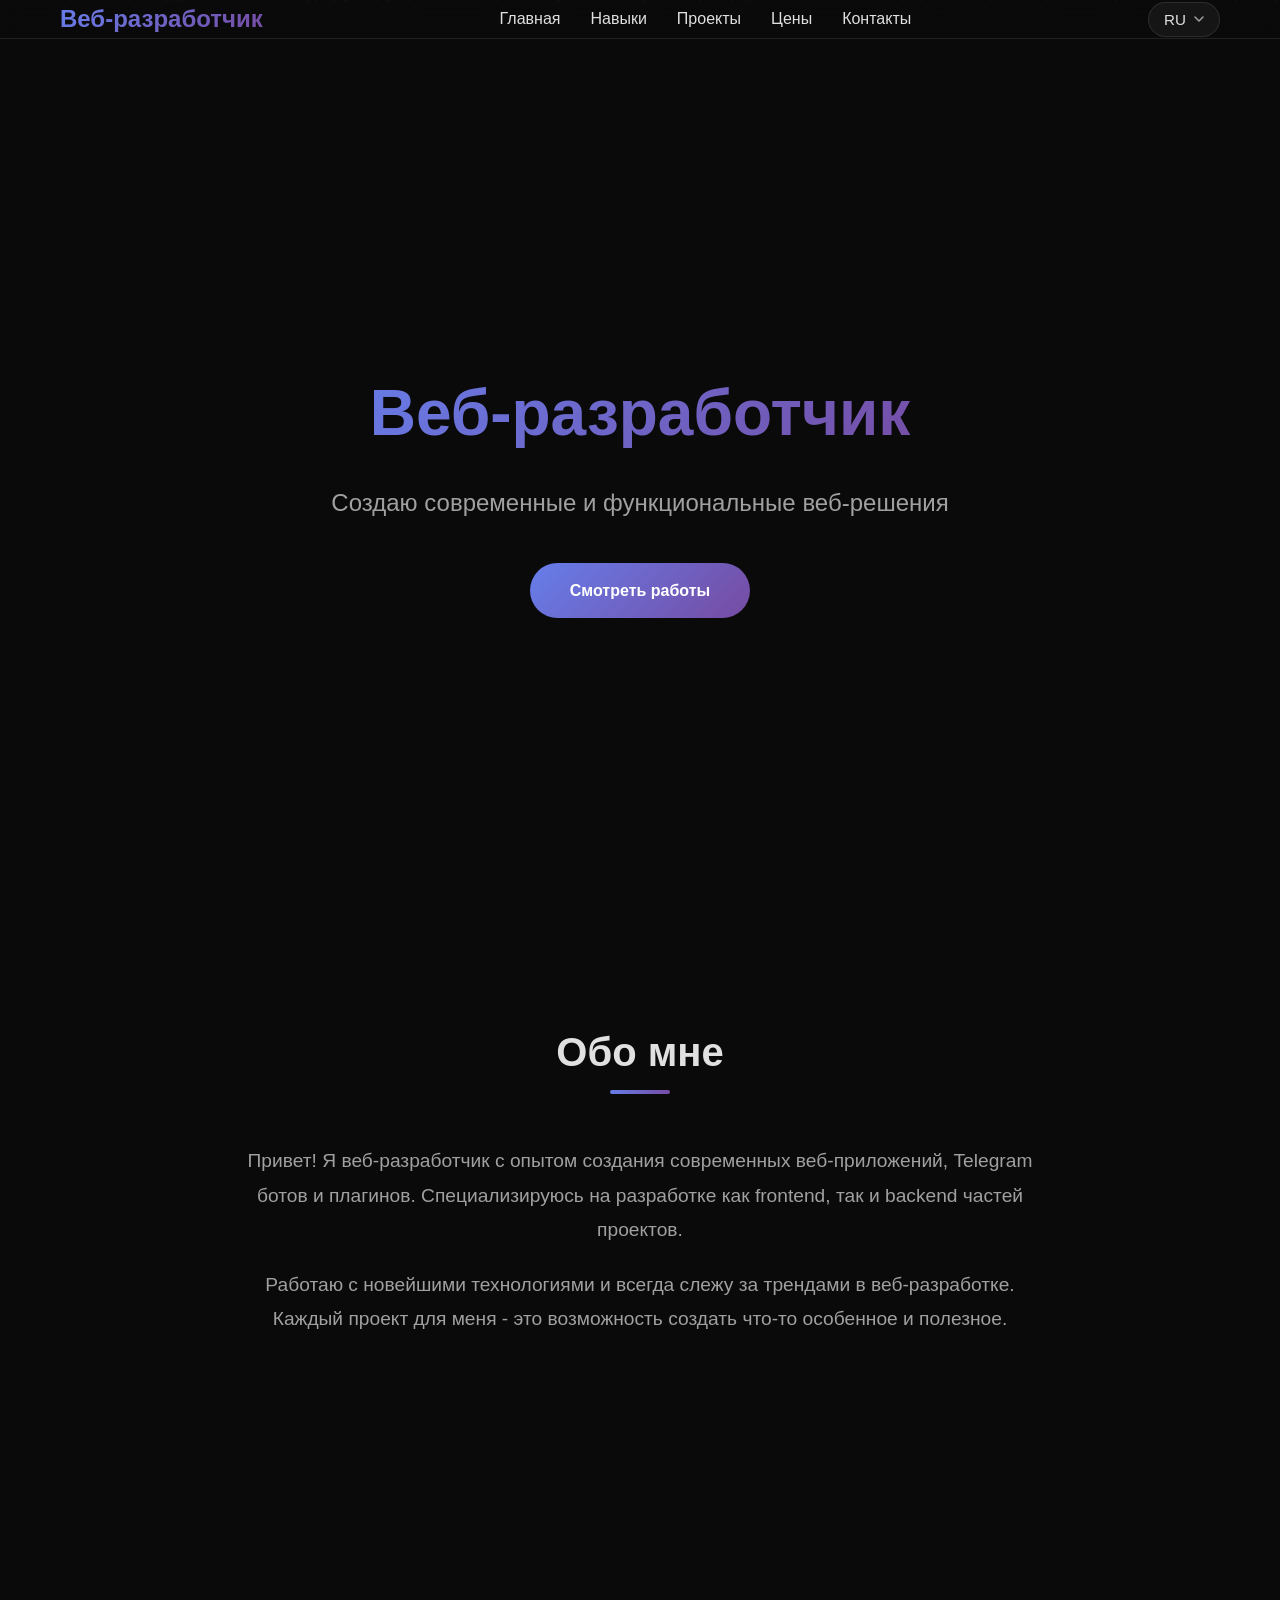
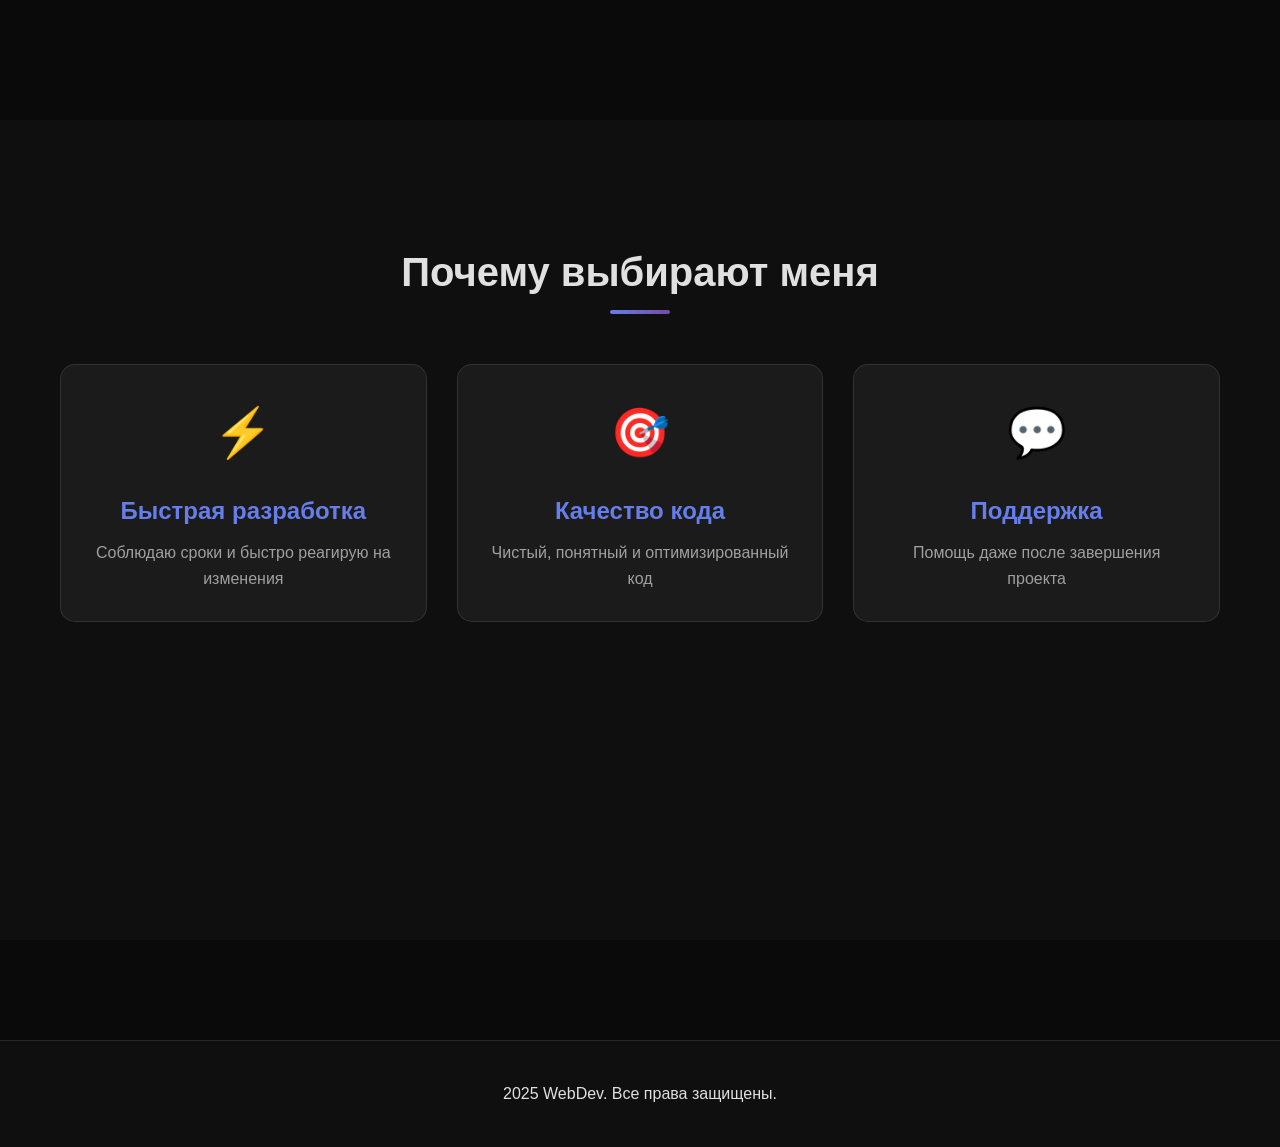
<file: index.html>
<!DOCTYPE html>
<html lang="uk">

<head>
    <meta charset="UTF-8">
    <meta name="viewport" content="width=device-width, initial-scale=1.0">
    <title>Веб-розробник | Портфоліо</title>
    <link rel="stylesheet" href="style.css">
    <link rel="icon" type="image/x-icon" class="programmer-icon" href="emege.png">

<body>
    <div class="particles" id="particles"></div>

    <header>
        <nav class="container">
            <a href="index.html" class="logo" data-lang-key="title">WebDev</a>

            <ul class="nav-links">
                <li><a href="index.html" data-lang-key="nav_home">Головна</a></li>
                <li><a href="tex.html" data-lang-key="nav_skills">Навички</a></li>
                <li><a href="robota.html" data-lang-key="nav_projects">Проєкти</a></li>
                <li><a href="chena_and_usluga.html" data-lang-key="nav_prices">Ціни</a></li>
                <li><a href="svaz.html" data-lang-key="nav_contacts">Контакти</a></li>
            </ul>
            <div class="lang-switcher">
                <button class="lang-current-btn" aria-haspopup="true">
                    <span class="lang-current-text">UA</span>
                    <svg class="lang-arrow" width="10" height="6" viewBox="0 0 10 6" fill="none"
                        xmlns="http://www.w3.org/2000/svg">
                        <path d="M1 1L5 5L9 1" stroke="#a0a0a0" stroke-width="1.5" stroke-linecap="round"
                            stroke-linejoin="round" />
                    </svg>
                </button>
                <div class="lang-dropdown" role="menu">
                    <button data-lang="uk" class="lang-btn" role="menuitem">UA (Українська)</button>
                    <button data-lang="en" class="lang-btn" role="menuitem">EN (English)</button>
                    <button data-lang="ru" class="lang-btn" role="menuitem">RU (Русский)</button>
                </div>
            </div>
        </nav>
    </header>

    <section class="hero">
        <div class="hero-content">
            <h1 data-lang-key="hero_h1">Веб-розробник</h1>
            <p data-lang-key="hero_p">Створюю сучасні та функціональні веб-рішення</p>
            <a href="robota.html" class="cta-button" data-lang-key="hero_cta">Переглянути роботи</a>
        </div>
    </section>

    <section class="section">
        <div class="container">
            <h2 class="section-title" data-lang-key="about_title">Про мене</h2>
            <div class="about-content">
                <p data-lang-key="about_p1">Привіт! Я веб-розробник з досвідом створення сучасних веб-додатків, Telegram
                    ботів та плагінів. Спеціалізуюсь на розробці як frontend, так і backend частин проєктів.</p>
                <p data-lang-key="about_p2">Працюю з новітніми технологіями та завжди слідкую за трендами у
                    веб-розробці. Кожен проєкт для мене - це можливість створити щось особливе та корисне.</p>
            </div>
        </div>
    </section>

    <section class="section" style="background: rgba(255, 255, 255, 0.02);">
        <div class="container">
            <h2 class="section-title" data-lang-key="why_me_title">Чому обирають мене</h2>
            <div class="skills-grid">
                <div class="skill-card">
                    <div class="skill-icon">⚡</div>
                    <h3 data-lang-key="why_me_card1_h3">Швидка розробка</h3>
                    <p data-lang-key="why_me_card1_p">Дотримуюсь термінів та швидко реагую на зміни</p>
                </div>
                <div class="skill-card">
                    <div class="skill-icon">🎯</div>
                    <h3 data-lang-key="why_me_card2_h3">Якість коду</h3>
                    <p data-lang-key="why_me_card2_p">Чистий, зрозумілий та оптимізований код</p>
                </div>
                <div class="skill-card">
                    <div class="skill-icon">💬</div>
                    <h3 data-lang-key="why_me_card3_h3">Підтримка</h3>
                    <p data-lang-key="why_me_card3_p">Допомога навіть після завершення проєкту</p>
                </div>
            </div>
        </div>
    </section>

    <footer>
        <div class="container">
            <p data-lang-key="footer_copy">&copy; 2025 WebDev. Всі права захищені.</p>
        </div>
    </footer>

    <script src="script.js"></script>
</body>

</html>
</file>
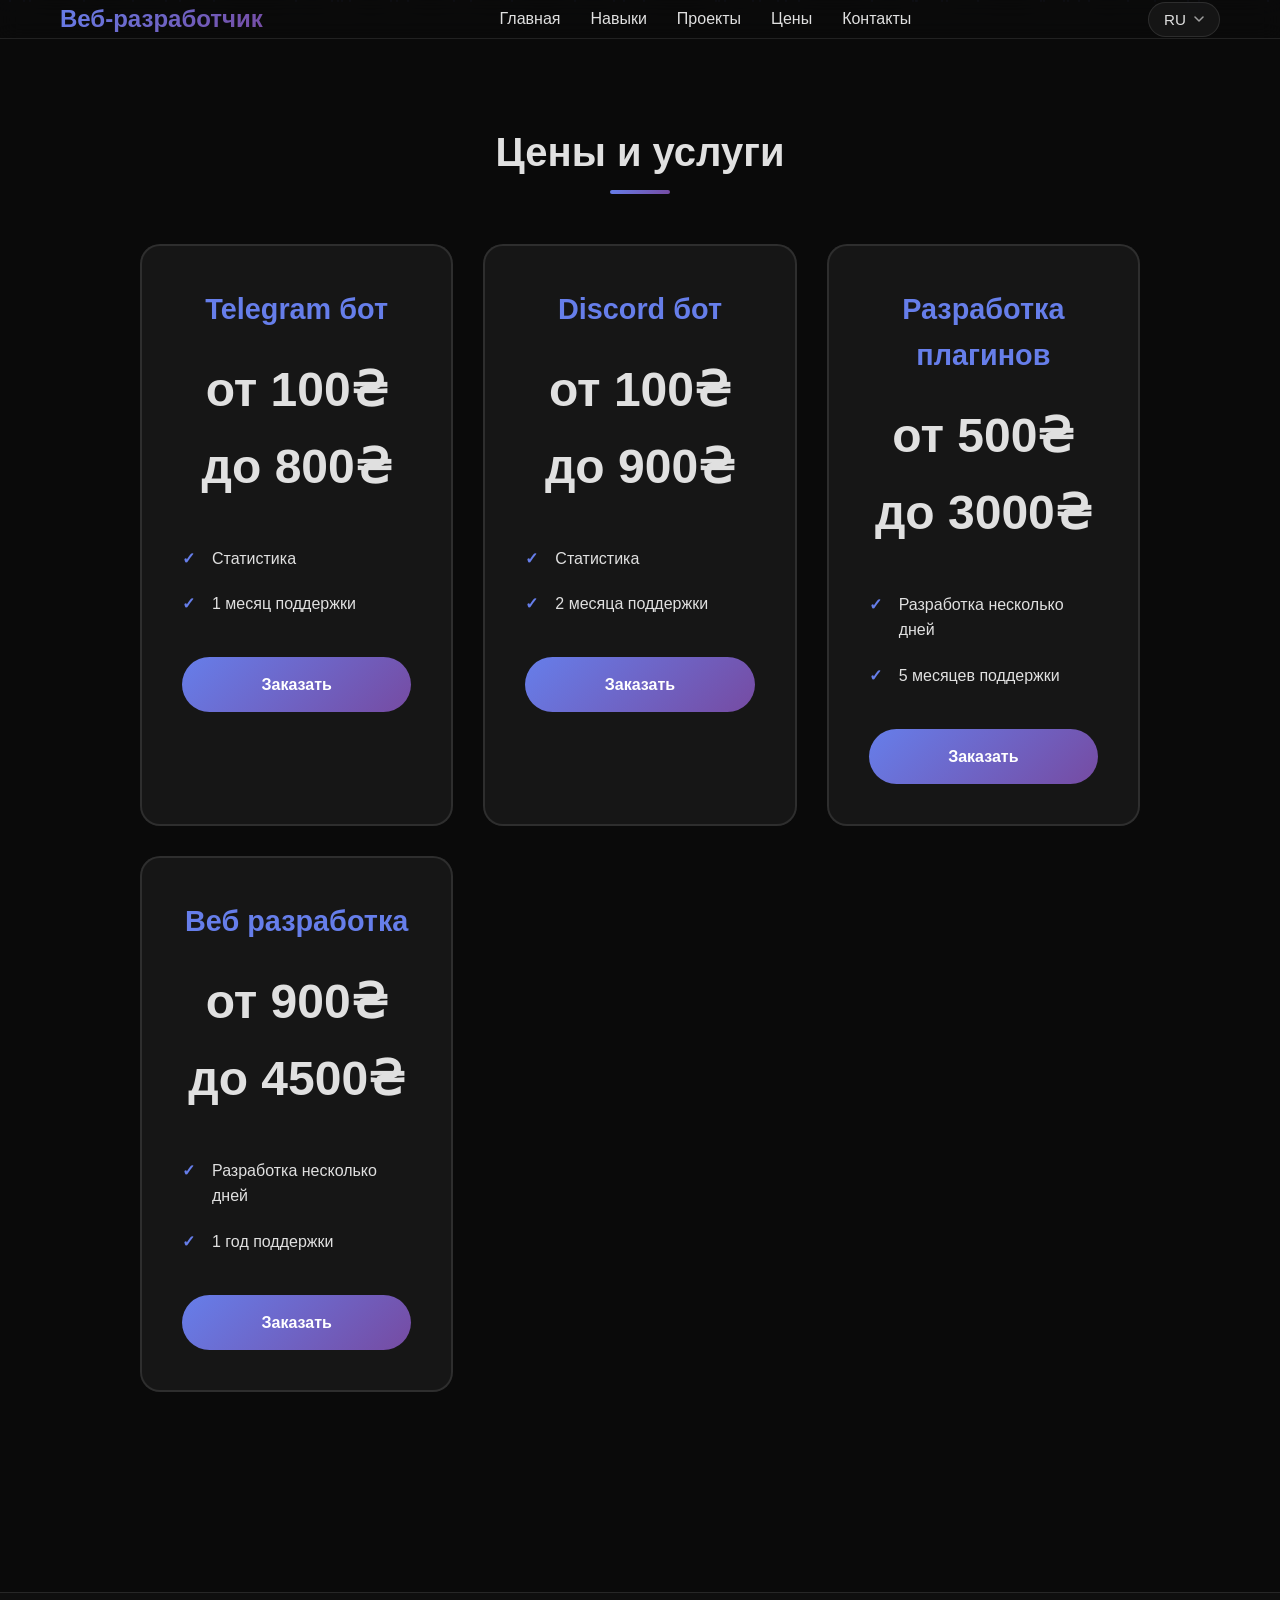
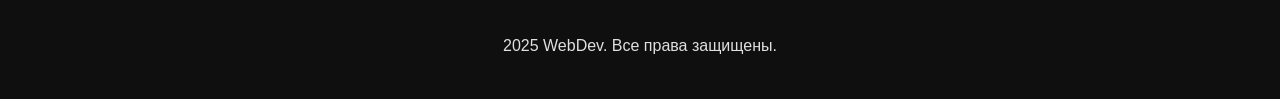
<file: chena_and_usluga.html>
<!DOCTYPE html>
<html lang="uk">
<head>
    <meta charset="UTF-8">
    <meta name="viewport" content="width=device-width, initial-scale=1.0">
    <title>Ціни та послуги | WebDev</title>
    <link rel="stylesheet" href="style.css">
	<link rel="icon" type="image/x-icon" class="programmer-icon" href="emege.png">
</head>
<body>
    <div class="particles" id="particles"></div>

    <header>
        <nav class="container">
            <a href="index.html" class="logo" data-lang-key="title">WebDev</a>
            
            <ul class="nav-links">
                <li><a href="index.html" data-lang-key="nav_home">Головна</a></li>
                <li><a href="tex.html" data-lang-key="nav_skills">Навички</a></li>
                <li><a href="robota.html" data-lang-key="nav_projects">Проєкти</a></li>
                <li><a href="chena_and_usluga.html" data-lang-key="nav_prices">Ціни</a></li>
                <li><a href="svaz.html" data-lang-key="nav_contacts">Контакти</a></li>
            </ul>
			<div class="lang-switcher">
                <button class="lang-current-btn" aria-haspopup="true">
                    <span class="lang-current-text">UA</span>
                    <svg class="lang-arrow" width="10" height="6" viewBox="0 0 10 6" fill="none" xmlns="http://www.w3.org/2000/svg">
                        <path d="M1 1L5 5L9 1" stroke="#a0a0a0" stroke-width="1.5" stroke-linecap="round" stroke-linejoin="round"/>
                    </svg>
                </button>
                <div class="lang-dropdown" role="menu">
                    <button data-lang="uk" class="lang-btn" role="menuitem">UA (Українська)</button>
                    <button data-lang="en" class="lang-btn" role="menuitem">EN (English)</button>
                    <button data-lang="ru" class="lang-btn" role="menuitem">RU (Русский)</button>
                </div>
            </div>
        </nav>
    </header>

    <section class="section">
        <div class="container">
            <h2 class="section-title" data-lang-key="title_prices">Ціни та послуги</h2>
            
            <div class="pricing-grid">
                <div class="pricing-card">
                    <h3 data-lang-key="price1_h3">Telegram бот</h3>
                    <div class="price" data-lang-key="price1_price">
                        від 100₴ до 800₴
                        <span class="price-period" data-lang-key="price_project"> проєкт</span>
                    </div>
                    <ul class="pricing-features">
                        <li data-lang-key="price1_li1">Статистика</li>
                        <li data-lang-key="price1_li2">1 місяць підтримки</li>
                    </ul>
                    <a href="svaz.html" class="cta-button" style="width: 100%; text-align: center;" data-lang-key="price_order">Замовити</a>
                </div>
                
                <div class="pricing-card">
                    <h3 data-lang-key="price2_h3">Discord бот</h3>
                    <div class="price" data-lang-key="price2_price">
                        від 100₴ до 900₴
                        <span class="price-period" data-lang-key="price_project"> проєкт</span>
                    </div>
                    <ul class="pricing-features">
                        <li data-lang-key="price1_li1">Статистика</li>
                        <li data-lang-key="price2_li2">2 місяця підтримки</li>
                    </ul>
                    <a href="svaz.html" class="cta-button" style="width: 100%; text-align: center;" data-lang-key="price_order">Замовити</a>
                </div>

                <div class="pricing-card">
                    <h3 data-lang-key="skills_card3_h3">Розробка плагінів</h3>
                    <div class="price" data-lang-key="price3_price">
                        від 500₴ до 3000₴
                        <span class="price-period" data-lang-key="price_project">проєкт</span>
                    </div>
                    <ul class="pricing-features">
                        <li data-lang-key="price3_li1">Розробка кілько днів</li>
                        <li data-lang-key="price3_li2">5 місяців підтримки</li>
                    </ul>
                    <a href="svaz.html" class="cta-button" style="width: 100%; text-align: center;" data-lang-key="price_order">Замовити</a>
                </div>

                <div class="pricing-card">
                    <h3 data-lang-key="price4_h3">Веб разробка</h3>
                    <div class="price" data-lang-key="price4_price">
                        від 900₴ до 4500₴
                        <span class="price-period" data-lang-key="price_project"> проєкт</span>
                    </div>
                    <ul class="pricing-features">
                        <li data-lang-key="price3_li1">Розробка кілько днів</li>
                        <li data-lang-key="price4_li2">1 рік підтримки</li>
                    </ul>
                    <a href="svaz.html" class="cta-button" style="width: 100%; text-align: center;" data-lang-key="price_order">Замовити</a>
                </div>
            </div>
        </div>
    </section>

    <footer>
        <div class="container">
            <p data-lang-key="footer_copy">&copy; 2025 WebDev. Всі права захищені.</p>
        </div>
    </footer>

    <script src="script.js"></script>
</body>
</html>
</file>
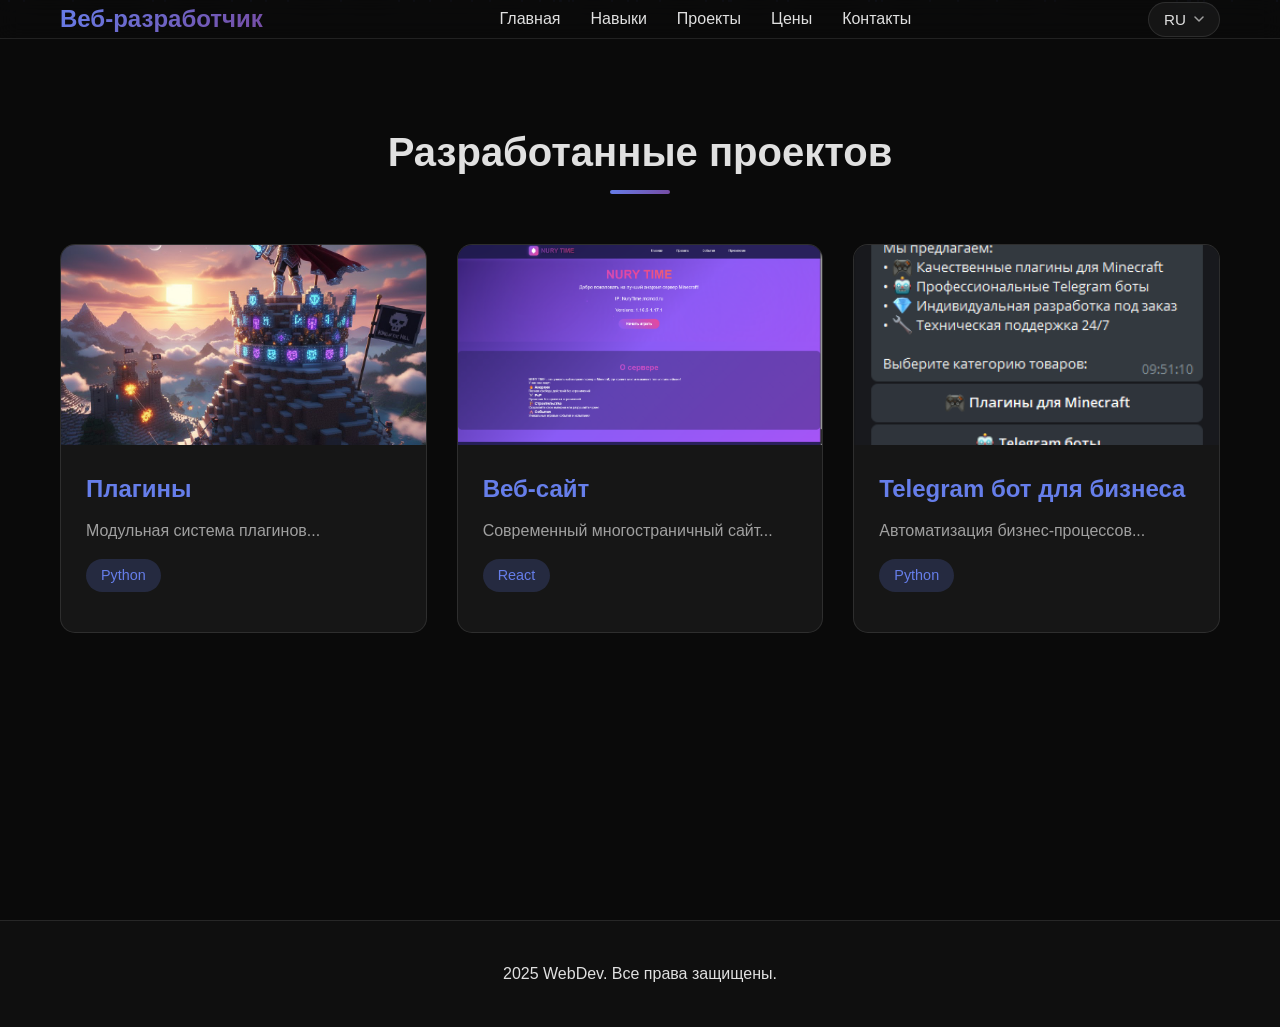
<file: robota.html>
<!DOCTYPE html>
<html lang="uk">

<head>
    <meta charset="UTF-8">
    <meta name="viewport" content="width=device-width, initial-scale=1.0">
    <title>Мої проєкти | WebDev</title>
    <link rel="stylesheet" href="style.css">
    <link rel="icon" type="image/x-icon" class="programmer-icon" href="emege.png">
</head>

<body>
    <div class="particles" id="particles"></div>

    <header>
        <nav class="container">
            <a href="index.html" class="logo" data-lang-key="title">WebDev</a>
            <ul class="nav-links">
                <li><a href="index.html" data-lang-key="nav_home">Головна</a></li>
                <li><a href="tex.html" data-lang-key="nav_skills">Навички</a></li>
                <li><a href="robota.html" data-lang-key="nav_projects">Проєкти</a></li>
                <li><a href="chena_and_usluga.html" data-lang-key="nav_prices">Ціни</a></li>
                <li><a href="svaz.html" data-lang-key="nav_contacts">Контакти</a></li>
            </ul>
            <div class="lang-switcher">
                <button class="lang-current-btn" aria-haspopup="true">
                    <span class="lang-current-text">UA</span>
                    <svg class="lang-arrow" width="10" height="6" viewBox="0 0 10 6" fill="none"
                        xmlns="http://www.w3.org/2000/svg">
                        <path d="M1 1L5 5L9 1" stroke="#a0a0a0" stroke-width="1.5" stroke-linecap="round"
                            stroke-linejoin="round" />
                    </svg>
                </button>
                <div class="lang-dropdown" role="menu">
                    <button data-lang="uk" class="lang-btn" role="menuitem">UA (Українська)</button>
                    <button data-lang="en" class="lang-btn" role="menuitem">EN (English)</button>
                    <button data-lang="ru" class="lang-btn" role="menuitem">RU (Русский)</button>
                </div>
            </div>
        </nav>
    </header>

    <section class="section">
        <div class="container">
            <h2 class="section-title" data-lang-key="projects_title">Портфоліо проєктів</h2>
            <div class="projects-grid">
                <a href="projects/telegram-plugin.html" class="project-card">
                    <div class="project-image">
                        <img src="prodjeckt/plugin (1).jpg" alt="Плагін для Telegram">
                    </div>
                    <div class="project-content">
                        <h3 data-lang-key="project1_h3">Плагін для Telegram ботів</h3>
                        <p data-lang-key="project1_p">Модульна система плагінів...</p>
                        <div class="project-tags">
                            <span class="tag">Python</span>
                        </div>
                    </div>
                </a>

                <a href="projects/corporate-website.html" class="project-card">
                    <div class="project-image">
                        <img src="prodjeckt/veb (1).png" alt="Корпоративний веб-сайт">
                    </div>
                    <div class="project-content">
                        <h3 data-lang-key="project2_h3">Корпоративний веб-сайт</h3>
                        <p data-lang-key="project2_p">Сучасний багатосторінковий сайт...</p>
                        <div class="project-tags">
                            <span class="tag">React</span>
                        </div>
                    </div>
                </a>

                <a href="projects/business-bot.html" class="project-card">
                    <div class="project-image">
                        <img src="prodjeckt/bot.png" alt="Telegram бот для бізнесу">
                    </div>
                    <div class="project-content">
                        <h3 data-lang-key="project3_h3">Telegram бот для бізнесу</h3>
                        <p data-lang-key="project3_p">Автоматизація бізнес-процесів...</p>
                        <div class="project-tags">
                            <span class="tag">Python</span>
                        </div>
                    </div>
                </a>

            </div>
    </section>

    <footer>
        <div class="container">
            <p data-lang-key="footer_copy">&copy; 2025 WebDev. Всі права захищені.</p>
        </div>
    </footer>

    <script src="script.js"></script>
</body>

</html>
</file>
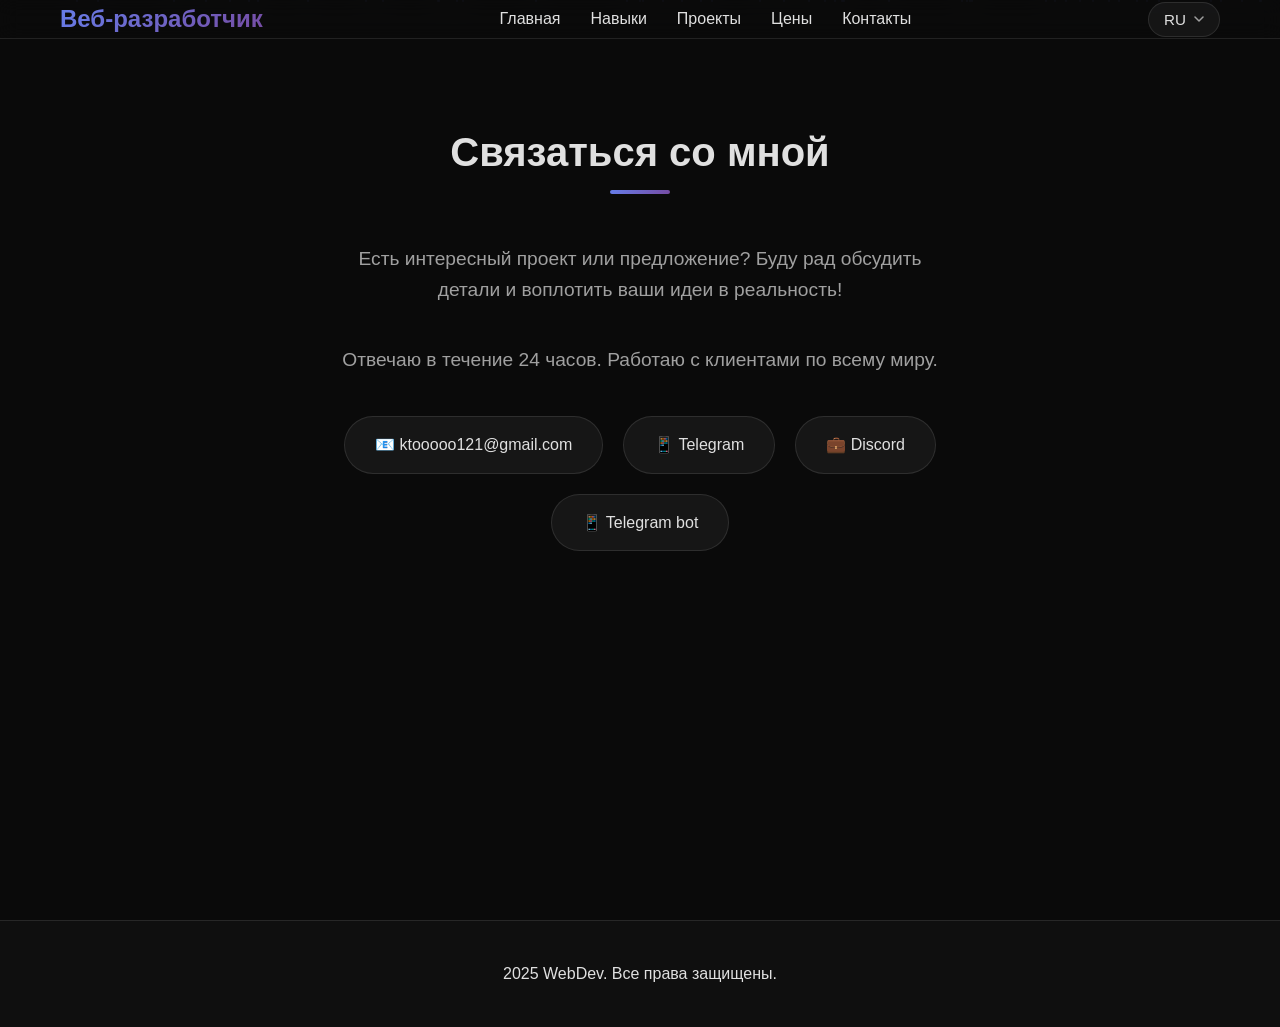
<file: svaz.html>
<!DOCTYPE html>
<html lang="uk">
<head>
    <meta charset="UTF-8">
    <meta name="viewport" content="width=device-width, initial-scale=1.0">
    <title>Контакти | WebDev</title>
    <link rel="stylesheet" href="style.css">
	<link rel="icon" type="image/x-icon" class="programmer-icon" href="emege.png">
</head>
<body>
    <div class="particles" id="particles"></div>

    <header>
        <nav class="container">
            <a href="index.html" class="logo" data-lang-key="title">WebDev</a>
            
            <ul class="nav-links">
                <li><a href="index.html" data-lang-key="nav_home">Головна</a></li>
                <li><a href="tex.html" data-lang-key="nav_skills">Навички</a></li>
                <li><a href="robota.html" data-lang-key="nav_projects">Проєкти</a></li>
                <li><a href="chena_and_usluga.html" data-lang-key="nav_prices">Ціни</a></li>
                <li><a href="svaz.html" data-lang-key="nav_contacts">Контакти</a></li>
            </ul>
			<div class="lang-switcher">
                <button class="lang-current-btn" aria-haspopup="true">
                    <span class="lang-current-text">UA</span>
                    <svg class="lang-arrow" width="10" height="6" viewBox="0 0 10 6" fill="none" xmlns="http://www.w3.org/2000/svg">
                        <path d="M1 1L5 5L9 1" stroke="#a0a0a0" stroke-width="1.5" stroke-linecap="round" stroke-linejoin="round"/>
                    </svg>
                </button>
                <div class="lang-dropdown" role="menu">
                    <button data-lang="uk" class="lang-btn" role="menuitem">UA (Українська)</button>
                    <button data-lang="en" class="lang-btn" role="menuitem">EN (English)</button>
                    <button data-lang="ru" class="lang-btn" role="menuitem">RU (Русский)</button>
                </div>
            </div>
        </nav>
    </header>

    <section class="section">
        <div class="container">
            <h2 class="section-title" data-lang-key="contacts_title">Зв'язатися зі мною</h2>
            
            <div class="contact-content">
                <p data-lang-key="contacts_p1">Маєте цікавий проєкт або пропозицію? Буду радий обговорити деталі та втілити ваші ідеї в реальність!</p>
                <p data-lang-key="contacts_p2">Відповідаю протягом 24 годин. Працюю з клієнтами по всьому світу.</p>
                
                <div class="contact-links">
                    <a href="https://mail.google.com/mail/u/0/?tab=rm&ogbl#sent?compose=GTvVlcSKhphdBmPKNGsscXVWQLgjckNGgsVQpxCLpVKLqMzQRPVQTkHcwBvRDhkRNJrTfqbjgNxfl" class="contact-link">
                        📧 ktooooo121@gmail.com
                    </a>
                    <a href="https://t.me/Ua_ls2" class="contact-link" target="_blank">
                        📱 Telegram
                    </a>
                    <a href="https://discord.gg/x2U3AxuxvG" class="contact-link" target="_blank">
                        💼 Discord
                    </a>
                    <a href="https://t.me/Rexking6" class="contact-link" target="_blank">
                        📱 Telegram bot
                    </a>
                </div>
            </div>
        </div>
    </section>

    <footer>
        <div class="container">
            <p data-lang-key="footer_copy">&copy; 2025 WebDev. Всі права захищені.</p>
        </div>
    </footer>

    <script src="script.js"></script>
    
</body>
</html>
</file>
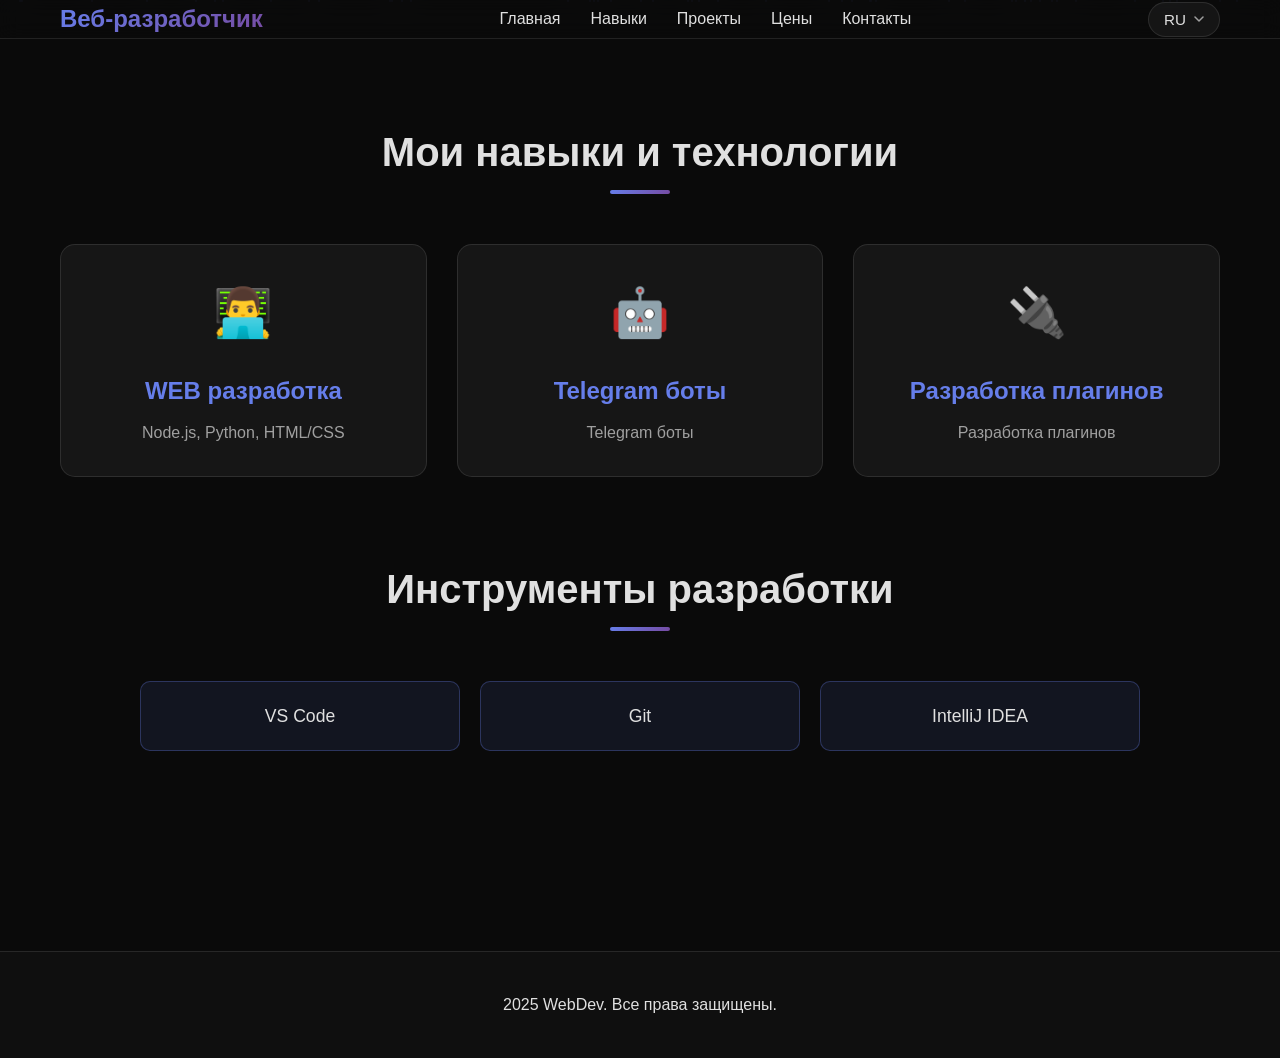
<file: tex.html>
<!DOCTYPE html>
<html lang="uk">
<head>
    <meta charset="UTF-8">
    <meta name="viewport" content="width=device-width, initial-scale=1.0">
    <title>Навички та технології | WebDev</title>
    <link rel="stylesheet" href="style.css">
	<link rel="icon" type="image/x-icon" class="programmer-icon" href="emege.png">
</head>
<body>
    <div class="particles" id="particles"></div>

    <header>
        <nav class="container">
            <a href="index.html" class="logo" data-lang-key="title">WebDev</a>
            <ul class="nav-links">
                <li><a href="index.html" data-lang-key="nav_home">Головна</a></li>
                <li><a href="tex.html" data-lang-key="nav_skills">Навички</a></li>
                <li><a href="robota.html" data-lang-key="nav_projects">Проєкти</a></li>
                <li><a href="chena_and_usluga.html" data-lang-key="nav_prices">Ціни</a></li>
                <li><a href="svaz.html" data-lang-key="nav_contacts">Контакти</a></li>
            </ul>
            <div class="lang-switcher">
                <button class="lang-current-btn" aria-haspopup="true">
                    <span class="lang-current-text">UA</span>
                    <svg class="lang-arrow" width="10" height="6" viewBox="0 0 10 6" fill="none" xmlns="http://www.w3.org/2000/svg">
                        <path d="M1 1L5 5L9 1" stroke="#a0a0a0" stroke-width="1.5" stroke-linecap="round" stroke-linejoin="round"/>
                    </svg>
                </button>
                <div class="lang-dropdown" role="menu">
                    <button data-lang="uk" class="lang-btn" role="menuitem">UA (Українська)</button>
                    <button data-lang="en" class="lang-btn" role="menuitem">EN (English)</button>
                    <button data-lang="ru" class="lang-btn" role="menuitem">RU (Русский)</button>
                </div>
            </div>
        </nav>
    </header>

    <section class="section">
        <div class="container">
            <h2 class="section-title" data-lang-key="skills_title">Мої навички та технології</h2>
            
            <div class="skills-grid">

                <div class="skill-card">
                    <div class="skill-icon">👨‍💻</div>
                    <h3 data-lang-key="skills_card1_h3">VEB розробка</h3>
                    <p data-lang-key="skills_card1_p">Node.js, Python, HTML/CSS</p>
                </div>

                <div class="skill-card">
                    <div class="skill-icon">🤖</div>
                    <h3 data-lang-key="skills_card2_h3">Telegram боти</h3>
                    <p data-lang-key="skills_card2_h3">Python, Node.js</p>
                </div>

                <div class="skill-card">
                    <div class="skill-icon">🔌</div>
                    <h3 data-lang-key="skills_card3_h3">Розробка плагінів</h3>
                    <p data-lang-key="skills_card3_h3">Java</p>
                </div>
            </div>

            <div style="margin-top: 80px; text-align: center;">
                <h2 class="section-title" data-lang-key="skills_tools_title">Інструменти розробки</h2>
                <div class="tech-grid" style="max-width: 1000px; margin: 0 auto;">
                    <div class="tech-item" data-lang-key="skills_tool1">VS Code</div>
                    <div class="tech-item" data-lang-key="skills_tool2">Git</div>
                    <div class="tech-item" data-lang-key="skills_tool3">IntelliJ IDEA</div>
                </div>
            </div>
        </div>
    </section>

    <footer>
        <div class="container">
            <p data-lang-key="footer_copy">2025 WebDev. Всі права захищені.</p>
        </div>
    </footer>

    <script src="script.js"></script>
</body>
</html>
</file>
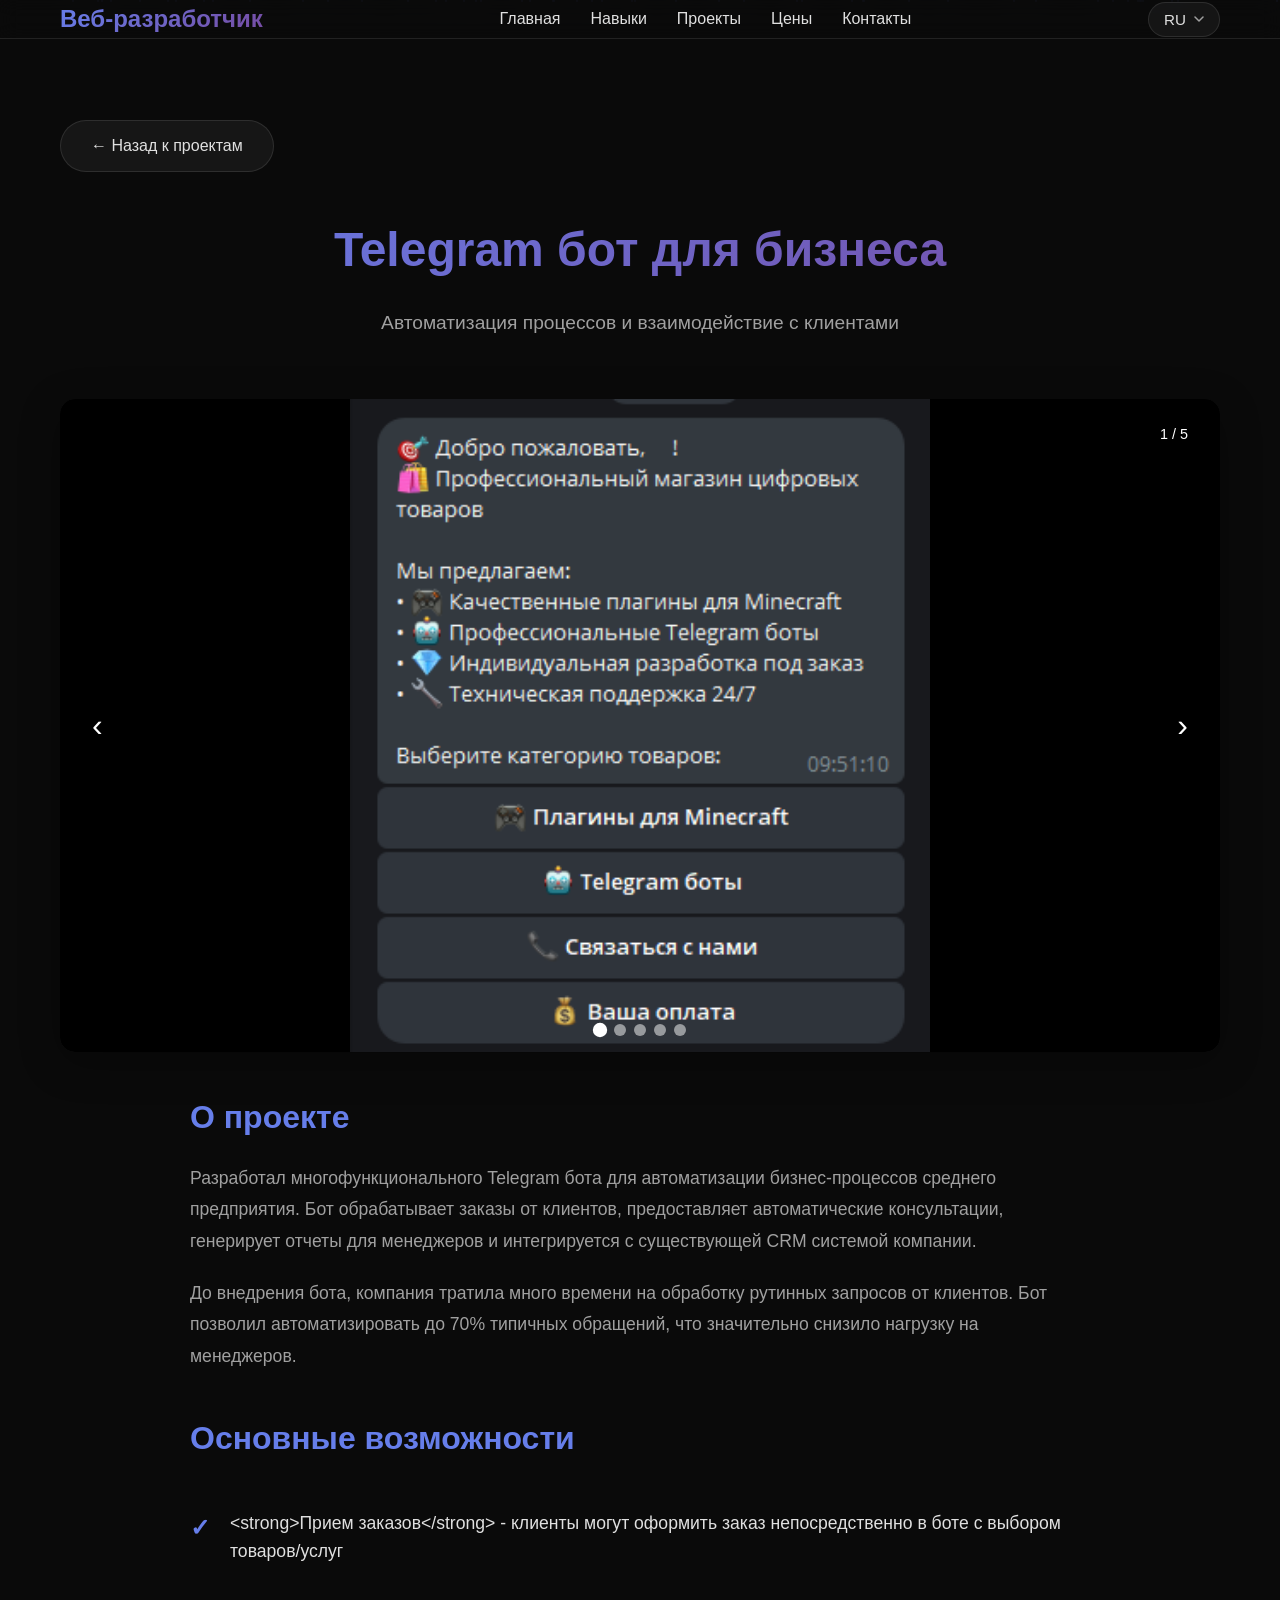
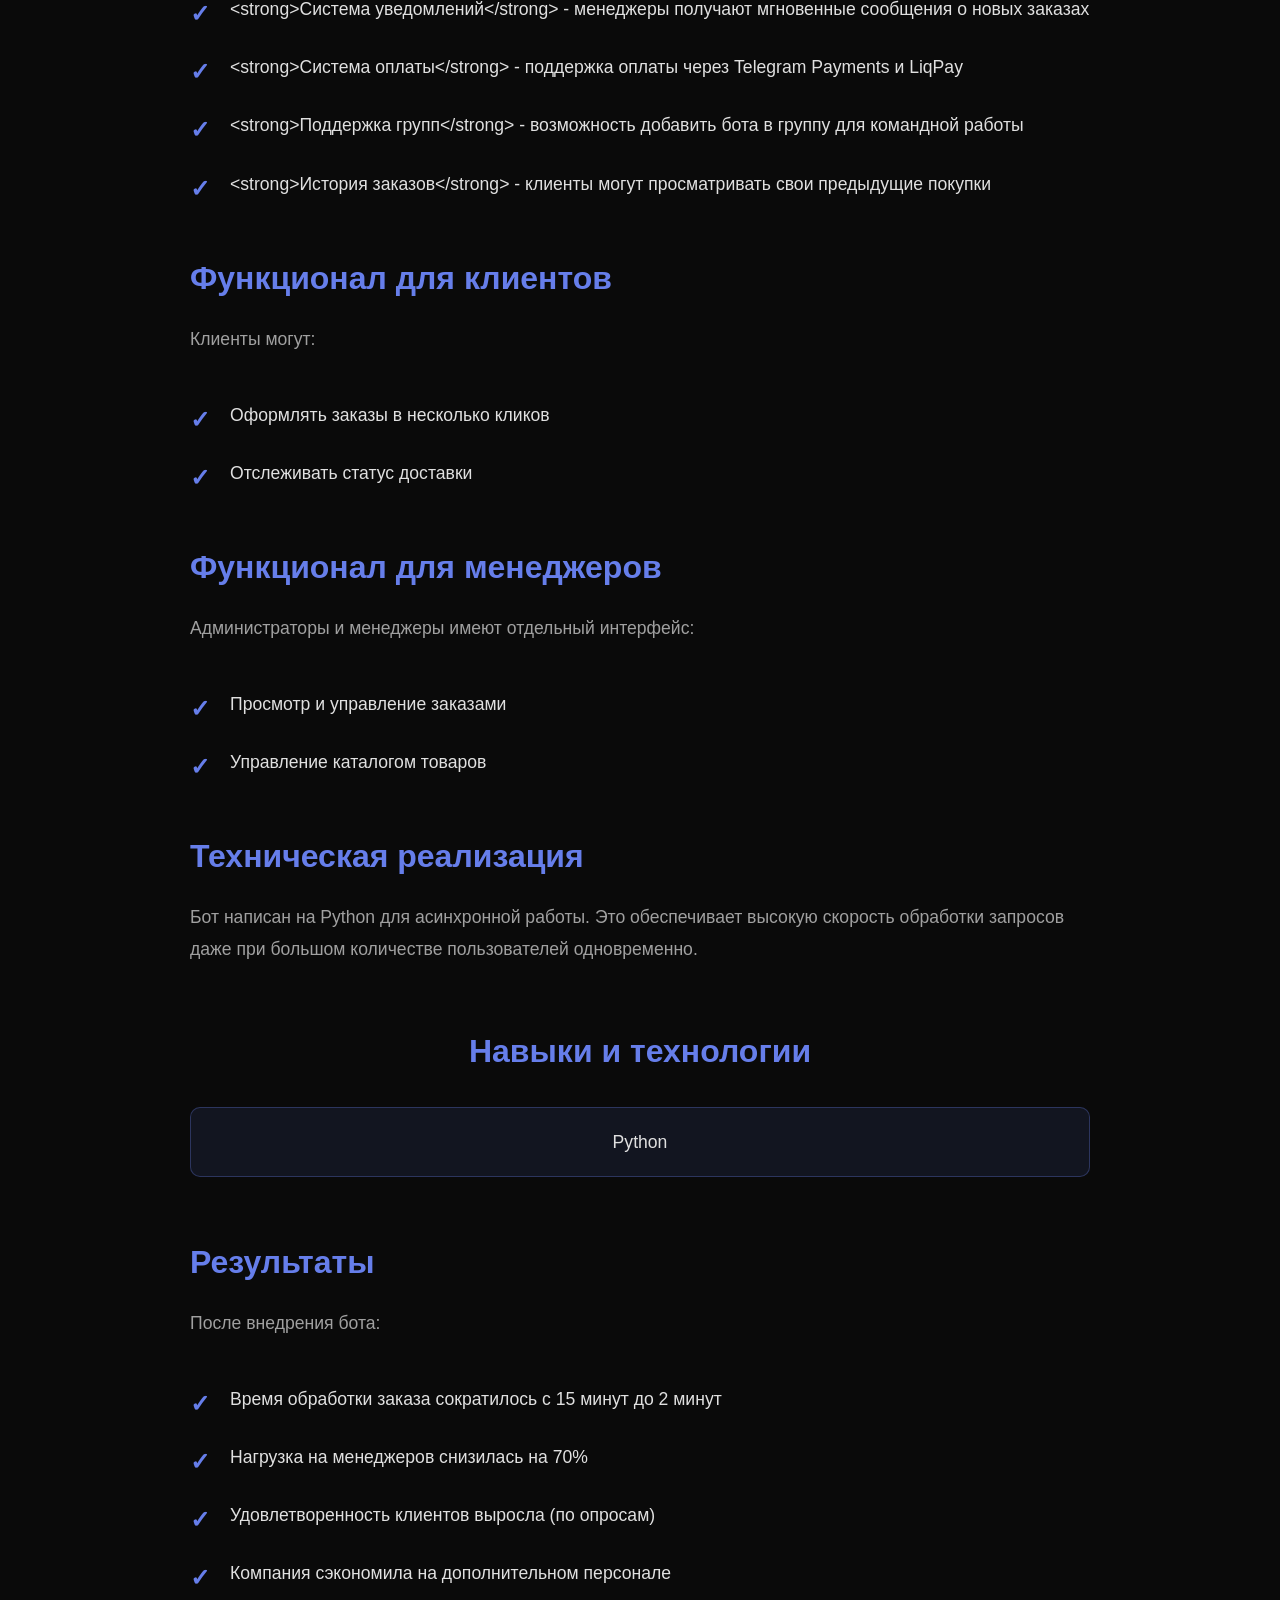
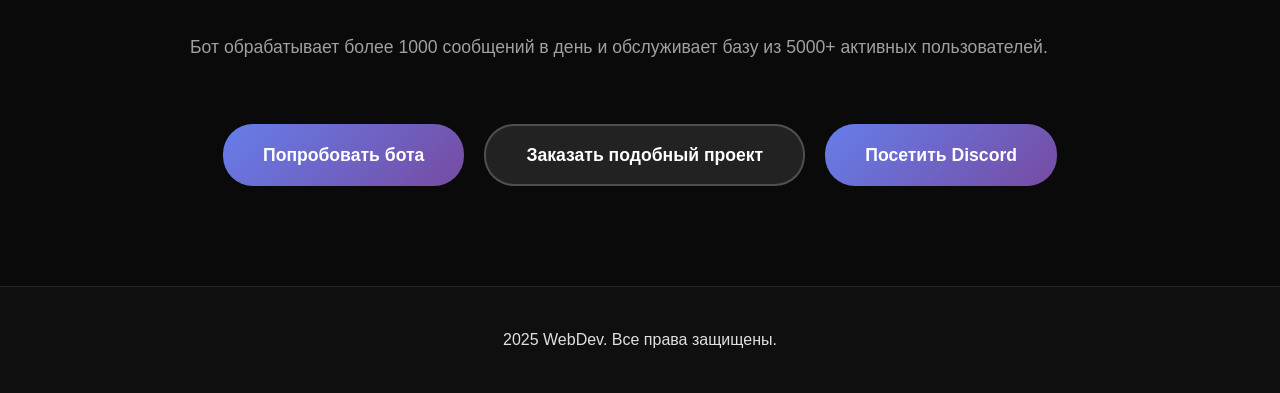
<file: projects/business-bot.html>
<!DOCTYPE html>
<html lang="uk">
<head>
    <meta charset="UTF-8">
    <meta name="viewport" content="width=device-width, initial-scale=1.0">
    <title>Telegram бот для бізнесу | WebDev</title>
    <link rel="stylesheet" href="../style.css">
	<link rel="icon" type="image/x-icon" class="programmer-icon" href="../emege.png">
</head>
<body>
    <div class="particles" id="particles"></div>

    <header>
        <nav class="container">
            <a href="../index.html" class="logo" data-lang-key="title">WebDev</a>
            <ul class="nav-links">
                <li><a href="../index.html" data-lang-key="nav_home">Головна</a></li>
                <li><a href="../tex.html" data-lang-key="nav_skills">Навички</a></li>
                <li><a href="../robota.html" data-lang-key="nav_projects">Проєкти</a></li>
                <li><a href="../chena_and_usluga.html" data-lang-key="nav_prices">Ціни</a></li>
                <li><a href="../svaz.html" data-lang-key="nav_contacts">Контакти</a></li>
            </ul>
            <div class="lang-switcher">
                <button class="lang-current-btn" aria-haspopup="true">
                    <span class="lang-current-text">UA</span>
                    <svg class="lang-arrow" width="10" height="6" viewBox="0 0 10 6" fill="none" xmlns="http://www.w3.org/2000/svg">
                        <path d="M1 1L5 5L9 1" stroke="#a0a0a0" stroke-width="1.5" stroke-linecap="round" stroke-linejoin="round"/>
                    </svg>
                </button>
                <div class="lang-dropdown" role="menu">
                    <button data-lang="uk" class="lang-btn" role="menuitem">UA (Українська)</button>
                    <button data-lang="en" class="lang-btn" role="menuitem">EN (English)</button>
                    <button data-lang="ru" class="lang-btn" role="menuitem">RU (Русский)</button>
                </div>
            </div>
        </nav>
    </header>

    <section class="project-detail">
        <div class="container">
            <a href="../robota.html" class="back-button" data-lang-key="project_back_button">← Назад до проєктів</a>
            
            <div class="project-header">
                <h1 data-lang-key="project_bot_h1">Telegram бот для бізнесу</h1>
                <p style="font-size: 1.2rem; color: #a0a0a0;" data-lang-key="project_bot_subtitle">Автоматизація процесів та взаємодія з клієнтами</p>
            </div>

            <div class="project-gallery">
                <div class="gallery-container">
                    <!-- ЗАМІСТЬ path/to/your/imageX.jpg ВСТАВТЕ ШЛЯХИ ДО ВАШИХ ФОТОК -->
                    <img src="../prodjeckt/bot.png" alt="Скріншот 1" class="gallery-image active">
                    <img src="../prodjeckt/bots (1).png" alt="Скріншот 2" class="gallery-image">
                    <img src="../prodjeckt/bots (2).png" alt="Скріншот 3" class="gallery-image">
                    <img src="../prodjeckt/bots (3).png" alt="Скріншот 4" class="gallery-image">
                    <img src="../prodjeckt/bots (4).png" alt="Скріншот 5" class="gallery-image">
                    
                    <button class="gallery-nav prev">‹</button>
                    <button class="gallery-nav next">›</button>
                    
                    <div class="gallery-counter">
                        <span class="current-slide">1</span> / <span class="total-slides">5</span>
                    </div>
                    
                    <div class="gallery-indicators">
                        <div class="indicator active" data-slide="0"></div>
                        <div class="indicator" data-slide="1"></div>
                        <div class="indicator" data-slide="2"></div>
                        <div class="indicator" data-slide="3"></div>
                        <div class="indicator" data-slide="4"></div>
                    </div>
                </div>
            </div>

            <div class="project-description">
                <h2 data-lang-key="project_about_h2">Про проєкт</h2>
                <p data-lang-key="project_bot_about_p1">Розробив багатофункціонального Telegram бота для автоматизації бізнес-процесів середнього підприємства. Бот обробляє замовлення від клієнтів, надає автоматичні консультації, генерує звіти для менеджерів та інтегрується з існуючою CRM системою компанії.</p>
                
                <p data-lang-key="project_bot_about_p2">До впровадження бота, компанія витрачала багато часу на обробку рутинних запитів від клієнтів. Бот дозволив автоматизувати до 70% типових звернень, що значно знизило навантаження на менеджерів.</p>

                <h2 data-lang-key="project_features_h2">Основні можливості</h2>
                <ul class="features-list">
                    <li data-lang-key="project_bot_li1"><strong>Прийом замовлень</strong> - клієнти можуть оформити замовлення безпосередньо в боті з вибором товарів/послуг</li>
                    <li data-lang-key="project_bot_li2"><strong>Система сповіщень</strong> - менеджери отримують миттєві повідомлення про нові замовлення</li>
                    <li data-lang-key="project_bot_li3"><strong>Система оплати</strong> - підтримка оплати через Telegram Payments та LiqPay</li>
                    <li data-lang-key="project_bot_li4"><strong>Підтримка груп</strong> - можливість додати бота в групу для командної роботи</li>
                    <li data-lang-key="project_bot_li5"><strong>Історія замовлень</strong> - клієнти можуть переглядати свої попередні покупки</li>
                </ul>

                <h2 data-lang-key="project_bot_h2_clients">Функціонал для клієнтів</h2>
                <p data-lang-key="project_bot_p_clients">Клієнти можуть:</p>
                <ul class="features-list">
                    <li data-lang-key="project_bot_clients_li1">Оформлювати замовлення в кілька кліків</li>
                    <li data-lang-key="project_bot_clients_li2">Відстежувати статус доставки</li>
                </ul>

                <h2 data-lang-key="project_bot_h2_managers">Функціонал для менеджерів</h2>
                <p data-lang-key="project_bot_p_managers">Адміністратори та менеджери мають окремий інтерфейс:</p>
                <ul class="features-list">
                    <li data-lang-key="project_bot_managers_li1">Перегляд та управління замовленнями</li>
                    <li data-lang-key="project_bot_managers_li2">Управління каталогом товарів</li>
                </ul>

                <h2 data-lang-key="project_tech_h2">Технічна реалізація</h2>
                <p data-lang-key="project_bot_tech_p">Бот написаний на Python для асинхронної роботи. Це забезпечує високу швидкість обробки запитів навіть при великій кількості користувачів одночасно.</p>

                <div class="tech-stack">
                    <h2 data-lang-key="title_skills">Технології</h2>
                    <div class="tech-grid">
                        <div class="tech-item">Python</div>
                    </div>
                </div>

                <h2 data-lang-key="project_results_h2">Результати</h2>
                <p data-lang-key="project_bot_results_p1">Після впровадження бота:</p>
                <ul class="features-list">
                    <li data-lang-key="project_bot_results_li1">Час обробки замовлення скоротився з 15 хвилин до 2 хвилин</li>
                    <li data-lang-key="project_bot_results_li2">Навантаження на менеджерів знизилось на 70%</li>
                    <li data-lang-key="project_bot_results_li3">Задоволеність клієнтів зросла (за опитуваннями)</li>
                    <li data-lang-key="project_bot_results_li4">Компанія зекономила на додатковому персоналі</li>
                </ul>

                <p data-lang-key="project_bot_results_p2">Бот обробляє понад 1000 повідомлень на день та обслуговує базу з 5000+ активних користувачів.</p>

                <div class="project-links">
                    <a href="https://t.me/oplation_zacaz_plugens_bot" class="project-link" target="_blank" data-lang-key="project_bot_cta_try">
                        💬 Спробувати бота
                    </a>
                    <a href="../svaz.html" class="project-link secondary" data-lang-key="a1_telegram_plugin">
                        🚀 Замовити подібний
                    </a>
                    <a href="https://discord.gg/x2U3AxuxvG" class="project-link" data-lang-key="project_cta_discord">
                    🌐 Відвідати Discord
                    </a>
                </div>
            </div>
        </div>
    </section>

    <footer>
        <div class="container">
            <p data-lang-key="footer_copy">&copy; 2025 WebDev. Всі права захищені.</p>
        </div>
    </footer>

    <script src="../script.js"></script>
    <script>
        // Галерея
        let currentSlide = 0;
        const images = document.querySelectorAll('.gallery-image');
        const indicators = document.querySelectorAll('.indicator');
        const totalSlides = images.length;
        const currentSlideText = document.querySelector('.current-slide');
        const totalSlidesText = document.querySelector('.total-slides');

        totalSlidesText.textContent = totalSlides;

        function showSlide(index) {
            images.forEach((img, i) => {
                img.classList.toggle('active', i === index);
            });
            indicators.forEach((ind, i) => {
                ind.classList.toggle('active', i === index);
            });
            currentSlideText.textContent = index + 1;
        }

        document.querySelector('.gallery-nav.prev').addEventListener('click', () => {
            currentSlide = (currentSlide - 1 + totalSlides) % totalSlides;
            showSlide(currentSlide);
        });

        document.querySelector('.gallery-nav.next').addEventListener('click', () => {
            currentSlide = (currentSlide + 1) % totalSlides;
            showSlide(currentSlide);
        });

        indicators.forEach((indicator, index) => {
            indicator.addEventListener('click', () => {
                currentSlide = index;
                showSlide(currentSlide);
            });
        });

        // Клавіатура
        document.addEventListener('keydown', (e) => {
            if (e.key === 'ArrowLeft') {
                currentSlide = (currentSlide - 1 + totalSlides) % totalSlides;
                showSlide(currentSlide);
            } else if (e.key === 'ArrowRight') {
                currentSlide = (currentSlide + 1) % totalSlides;
                showSlide(currentSlide);
            }
        });
    </script>
</body>

</html>
</file>
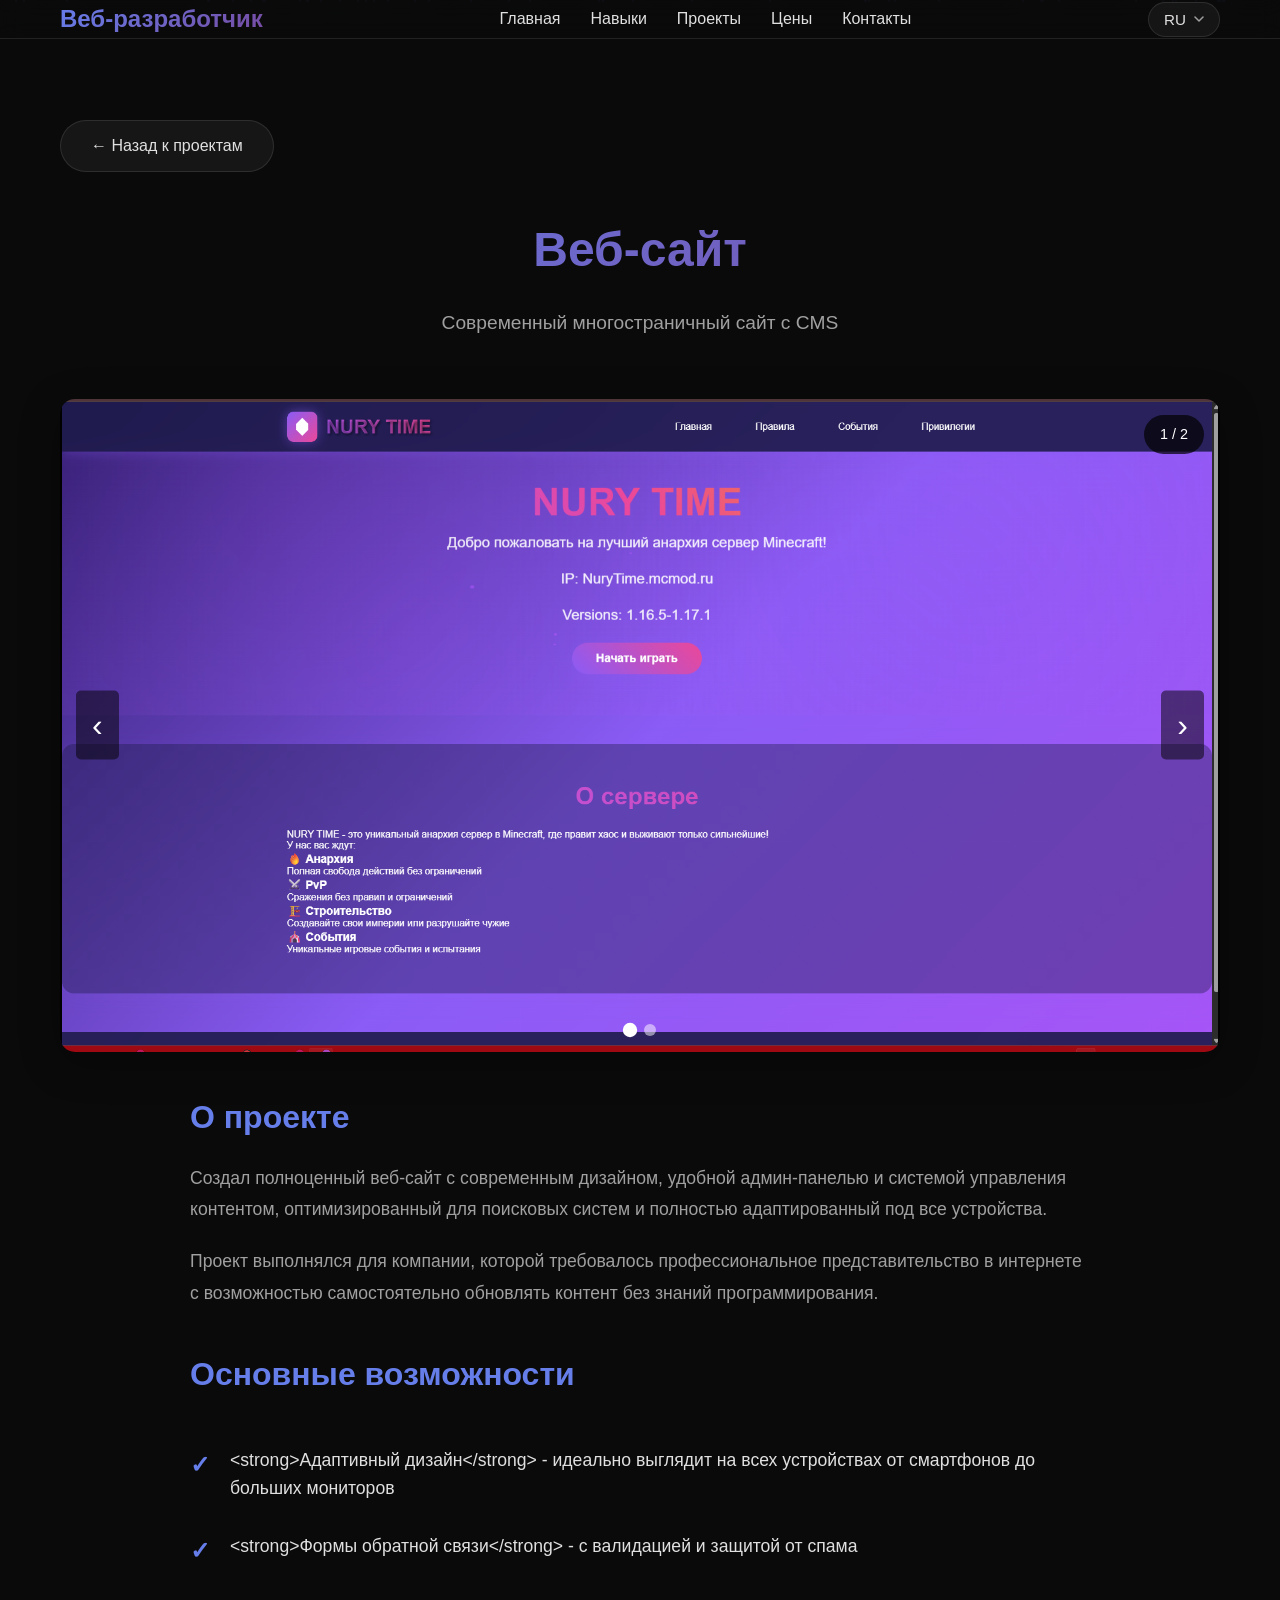
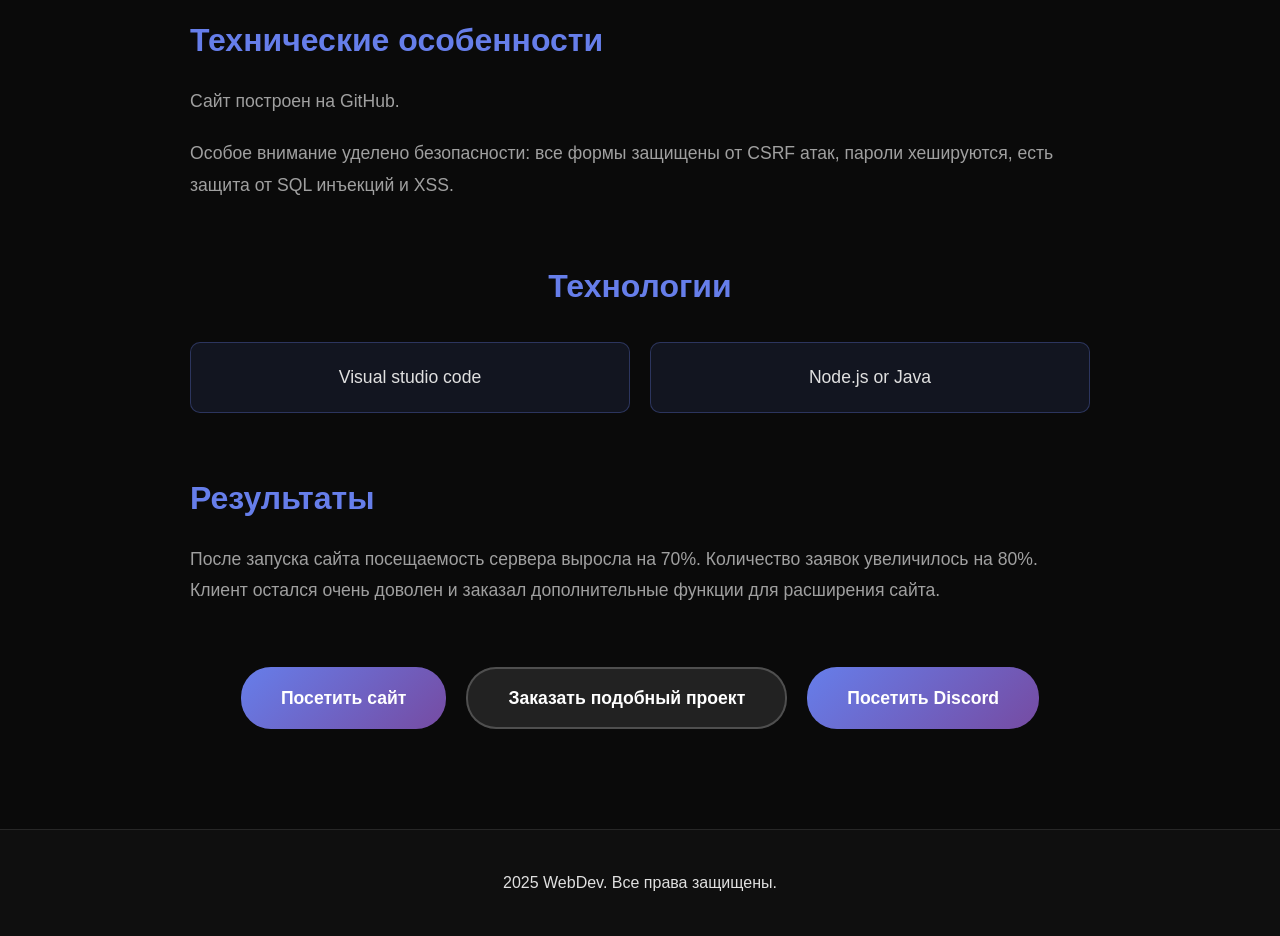
<file: projects/corporate-website.html>
<!DOCTYPE html>
<html lang="uk">
<head>
    <meta charset="UTF-8">
    <meta name="viewport" content="width=device-width, initial-scale=1.0">
    <title>Корпоративний веб-сайт | WebDev</title>
    <link rel="stylesheet" href="../style.css">
	<link rel="icon" type="image/x-icon" class="programmer-icon" href="../emege.png">
</head>
<body>
    <div class="particles" id="particles"></div>

    <header>
        <nav class="container">
            <a href="../index.html" class="logo" data-lang-key="title">WebDev</a>
            <ul class="nav-links">
                <li><a href="../index.html" data-lang-key="nav_home">Головна</a></li>
                <li><a href="../tex.html" data-lang-key="nav_skills">Навички</a></li>
                <li><a href="../robota.html" data-lang-key="nav_projects">Проєкти</a></li>
                <li><a href="../chena_and_usluga.html" data-lang-key="nav_prices">Ціни</a></li>
                <li><a href="../svaz.html" data-lang-key="nav_contacts">Контакти</a></li>
            </ul>
            <div class="lang-switcher">
                <button class="lang-current-btn" aria-haspopup="true">
                    <span class="lang-current-text">UA</span>
                    <svg class="lang-arrow" width="10" height="6" viewBox="0 0 10 6" fill="none" xmlns="http://www.w3.org/2000/svg">
                        <path d="M1 1L5 5L9 1" stroke="#a0a0a0" stroke-width="1.5" stroke-linecap="round" stroke-linejoin="round"/>
                    </svg>
                </button>
                <div class="lang-dropdown" role="menu">
                    <button data-lang="uk" class="lang-btn" role="menuitem">UA (Українська)</button>
                    <button data-lang="en" class="lang-btn" role="menuitem">EN (English)</button>
                    <button data-lang="ru" class="lang-btn" role="menuitem">RU (Русский)</button>
                </div>
            </div>
        </nav>
    </header>

    <section class="project-detail">
        <div class="container">
            <a href="../robota.html" class="back-button" data-lang-key="project_back_button">← Назад до проєктів</a>
            
            <div class="project-header">
                <h1 data-lang-key="title_project_corp">Корпоративний веб-сайт</h1>
                <p style="font-size: 1.2rem; color: #a0a0a0;" data-lang-key="project_corp_subtitle">Сучасний багатосторінковий сайт з CMS</p>
            </div>

            <div class="project-gallery">
                <div class="gallery-container">
                    <!-- ЗАМІСТЬ path/to/your/imageX.jpg ВСТАВТЕ ШЛЯХИ ДО ВАШИХ ФОТОК -->
                    <img src="../prodjeckt/veb (1).png" alt="Скріншот 1" class="gallery-image active">
                    <img src="../prodjeckt/veb (2).png" alt="Скріншот 2" class="gallery-image">
                    
                    <button class="gallery-nav prev">‹</button>
                    <button class="gallery-nav next">›</button>
                    
                    <div class="gallery-counter">
                        <span class="current-slide">1</span> / <span class="total-slides">2</span>
                    </div>
                    
                    <div class="gallery-indicators">
                        <div class="indicator active" data-slide="0"></div>
                        <div class="indicator" data-slide="1"></div>
                    </div>
                </div>
            </div>

            <div class="project-description">
                <h2 data-lang-key="project_about_h2">Про проєкт</h2>
                <p data-lang-key="project_corp_about_p1">Створив повноцінний корпоративний веб-сайт з сучасним дизайном, зручною адмін-панеллю та системою управління контентом, оптимізований для пошукових систем та повністю адаптований під всі пристрої.</p>
                
                <p data-lang-key="project_corp_about_p2">Проєкт виконувався для компанії, яка потребувала професійного представлення в інтернеті з можливістю самостійно оновлювати контент без знань програмування.</p>

                <h2 data-lang-key="project_features_h2">Основні можливості</h2>
                <ul class="features-list">
                    <li data-lang-key="project_corp_li1"><strong>Адаптивний дизайн</strong> - ідеально виглядає на всіх пристроях від смартфонів до великих моніторів</li>
                    <li data-lang-key="project_corp_li2"><strong>Форми зворотного зв'язку</strong> - з валідацією та захистом від спаму</li>
                </ul>

                <h2 data-lang-key="h2_corporacte">Технічні особливості</h2>
                <p data-lang-key="project_corp_tech_p1">Сайт побудований на GitHub.</p>

                <p data-lang-key="project_corp_tech_p2">Особлива увага приділена безпеці: всі форми захищені від CSRF атак, паролі хешуються, є захист від SQL ін'єкцій та XSS.</p>

                <div class="tech-stack">
                    <h2 data-lang-key="project_tech_stack_h2">Технології</h2>
                    <div class="tech-grid">
                        <div class="tech-item" data-lang-key="project_corp_tech_item1">Visual studio code</div>
                        <div class="tech-item" data-lang-key="project_corp_tech_item2">Node.js or Java</div>
                    </div>
                </div>

                <h2 data-lang-key="project_results_h2">Результати</h2>
                <p data-lang-key="project_corp_results_p">Після запуску сайту відвідуваність сервера зросла на 70%. Кількість заявок збільшилась на 80%. Клієнт залишився дуже задоволений і замовив додаткові функції для розширення сайту.</p>

                <div class="project-links">
                    <a href="https://nurytime.fun/" class="project-link" data-lang-key="project_corp_cta_visit">
                        🌐 Відвідати сайт
                    </a>
                    <a href="../svaz.html" class="project-link secondary" data-lang-key="a1_telegram_plugin">
                        💬 Замовити подібний
                    </a>
                    <a href="https://discord.gg/x2U3AxuxvG" class="project-link" data-lang-key="project_cta_discord">
                    🌐 Відвідати Discord
                    </a>
                </div>
            </div>
        </div>
    </section>

    <footer>
        <div class="container">
            <p data-lang-key="footer_copy">&copy; 2025 WebDev. Всі права захищені.</p>
        </div>
    </footer>

    <script src="../script.js"></script>
    <script>
        // Галерея
        let currentSlide = 0;
        const images = document.querySelectorAll('.gallery-image');
        const indicators = document.querySelectorAll('.indicator');
        const totalSlides = images.length;
        const currentSlideText = document.querySelector('.current-slide');
        const totalSlidesText = document.querySelector('.total-slides');

        totalSlidesText.textContent = totalSlides;

        function showSlide(index) {
            images.forEach((img, i) => {
                img.classList.toggle('active', i === index);
            });
            indicators.forEach((ind, i) => {
                ind.classList.toggle('active', i === index);
            });
            currentSlideText.textContent = index + 1;
        }

        document.querySelector('.gallery-nav.prev').addEventListener('click', () => {
            currentSlide = (currentSlide - 1 + totalSlides) % totalSlides;
            showSlide(currentSlide);
        });

        document.querySelector('.gallery-nav.next').addEventListener('click', () => {
            currentSlide = (currentSlide + 1) % totalSlides;
            showSlide(currentSlide);
        });

        indicators.forEach((indicator, index) => {
            indicator.addEventListener('click', () => {
                currentSlide = index;
                showSlide(currentSlide);
            });
        });

        // Клавіатура
        document.addEventListener('keydown', (e) => {
            if (e.key === 'ArrowLeft') {
                currentSlide = (currentSlide - 1 + totalSlides) % totalSlides;
                showSlide(currentSlide);
            } else if (e.key === 'ArrowRight') {
                currentSlide = (currentSlide + 1) % totalSlides;
                showSlide(currentSlide);
            }
        });
    </script>
</body>

</html>
</file>
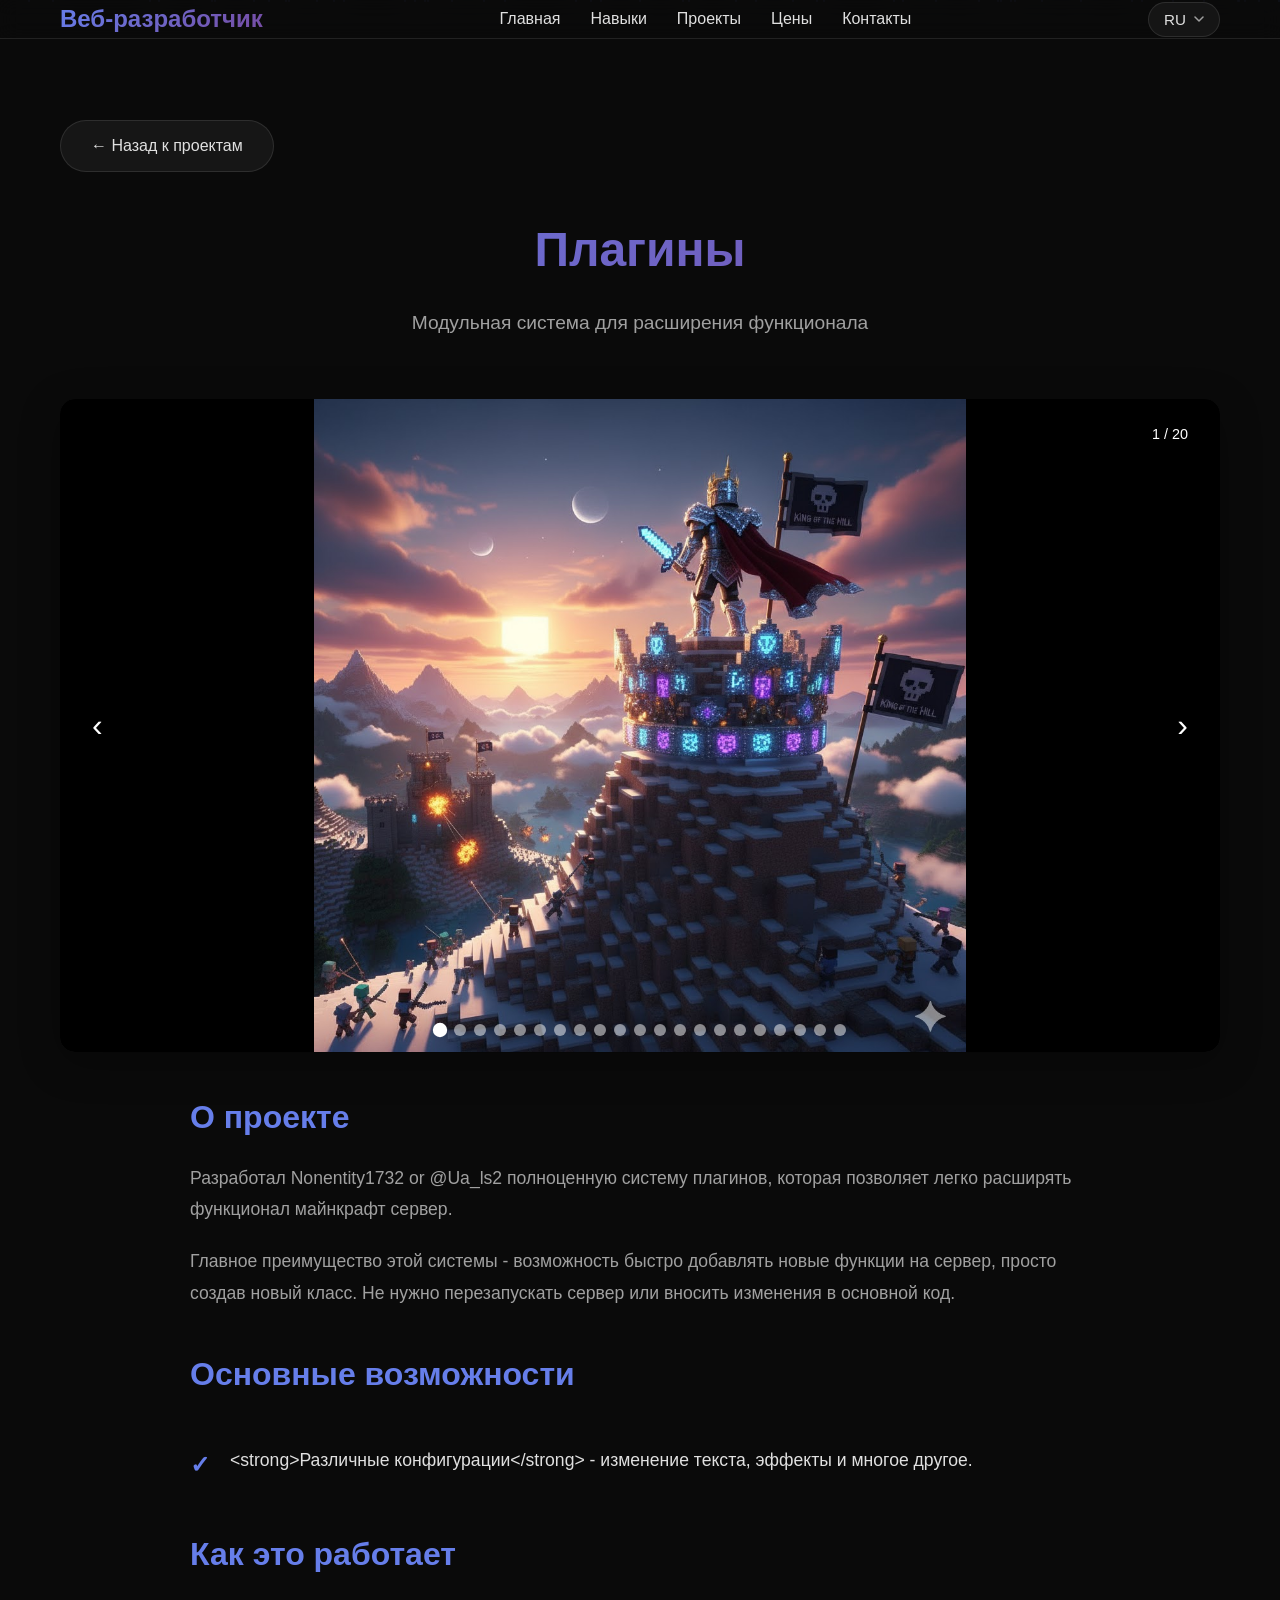
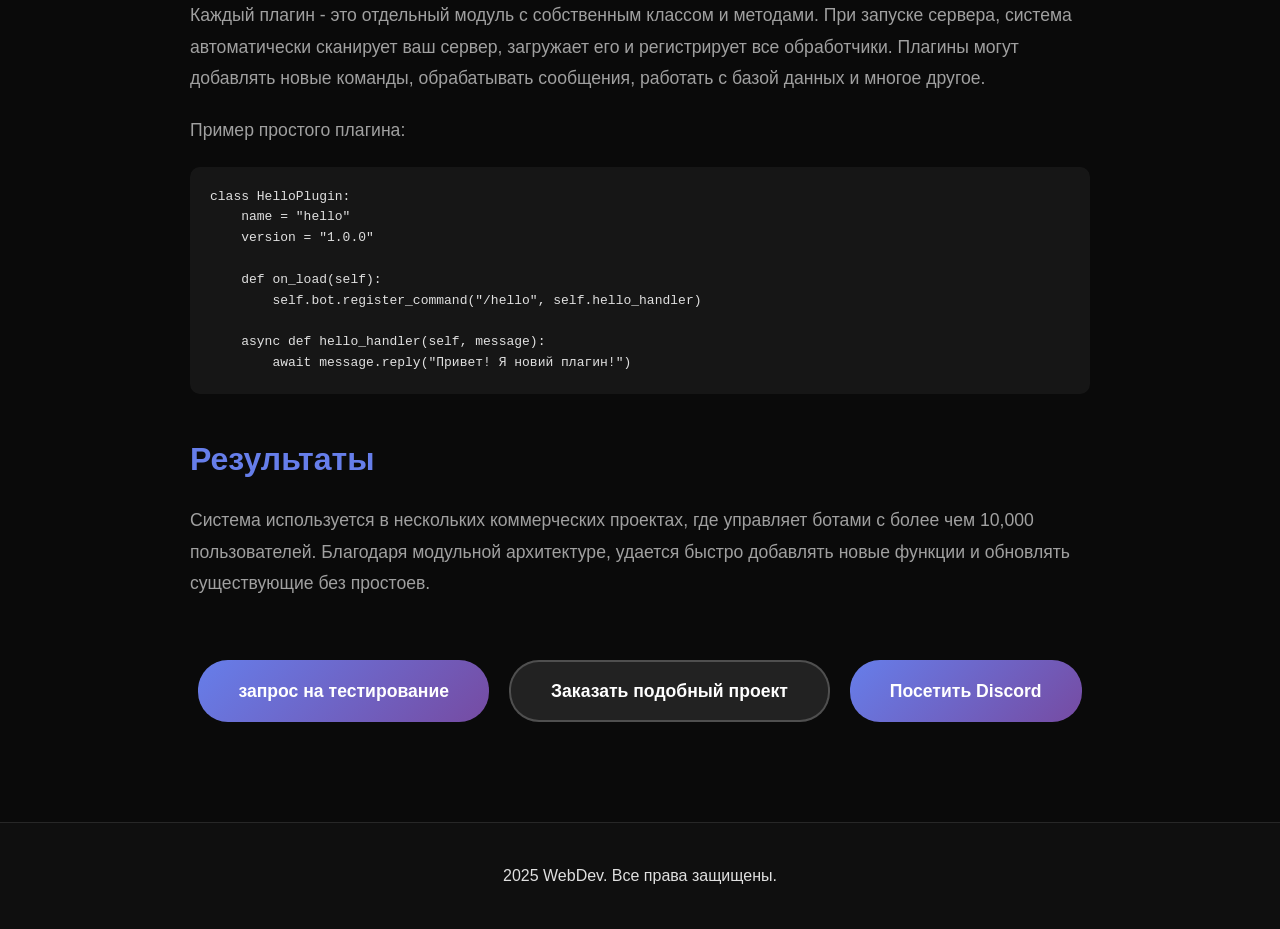
<file: projects/telegram-plugin.html>
<!DOCTYPE html>
<html lang="uk">
<head>
    <meta charset="UTF-8">
    <meta name="viewport" content="width=device-width, initial-scale=1.0">
    <title>Плагін для Telegram ботів | WebDev</title>
    <link rel="stylesheet" href="../style.css">
	<link rel="icon" type="image/x-icon" class="programmer-icon" href="../emege.png">
</head>
<body>
    <div href="index.html" class="particles" id="particles"></div>

    <header>
        <nav class="container">
            <a href="../index.html" class="logo" data-lang-key="title">WebDev</a>
            <ul class="nav-links">
                <li><a href="../index.html" data-lang-key="nav_home">Головна</a></li>
                <li><a href="../tex.html" data-lang-key="nav_skills">Навички</a></li>
                <li><a href="../robota.html" data-lang-key="nav_projects">Проєкти</a></li>
                <li><a href="../chena_and_usluga.html" data-lang-key="nav_prices">Ціни</a></li>
                <li><a href="../svaz.html" data-lang-key="nav_contacts">Контакти</a></li>
            </ul>
            <div class="lang-switcher">
                <button class="lang-current-btn" aria-haspopup="true">
                    <span class="lang-current-text">UA</span>
                    <svg class="lang-arrow" width="10" height="6" viewBox="0 0 10 6" fill="none" xmlns="http://www.w3.org/2000/svg">
                        <path d="M1 1L5 5L9 1" stroke="#a0a0a0" stroke-width="1.5" stroke-linecap="round" stroke-linejoin="round"/>
                    </svg>
                </button>
                <div class="lang-dropdown" role="menu">
                    <button data-lang="uk" class="lang-btn" role="menuitem">UA (Українська)</button>
                    <button data-lang="en" class="lang-btn" role="menuitem">EN (English)</button>
                    <button data-lang="ru" class="lang-btn" role="menuitem">RU (Русский)</button>
                </div>
            </div>
        </nav>
    </header>

    <section class="project-detail">
        <div class="container">
            <a href="../robota.html" class="back-button" data-lang-key="project_back_button">← Назад до проєктів</a>
            
            <div class="project-header">
                <h1 data-lang-key="title_project_plugin">Плагіни</h1>
                <p style="font-size: 1.2rem; color: #a0a0a0;" data-lang-key="project_plugin_subtitle">Модульна система для розширення функціоналу</p>
            </div>

            <div class="project-gallery">
                <div class="gallery-container">
                    <!-- ЗАМІСТЬ path/to/your/imageX.jpg ВСТАВТЕ ШЛЯХИ ДО ВАШИХ ФОТОК -->
                    <img src="../prodjeckt/plugin (1).jpg" alt="Скріншот 1" class="gallery-image active">
                    <img src="../prodjeckt/plugin (1).png" alt="Скріншот 2" class="gallery-image">
                    <img src="../prodjeckt/plugin (2).jpg" alt="Скріншот 3" class="gallery-image">
                    <img src="../prodjeckt/plugin (2).png" alt="Скріншот 4" class="gallery-image">
                    <img src="../prodjeckt/plugin (3).png" alt="Скріншот 5" class="gallery-image">
                    <img src="../prodjeckt/plugin (4).png" alt="Скріншот 10" class="gallery-image">
                    <img src="../prodjeckt/plugin (5).png" alt="Скріншот 7" class="gallery-image">
                    <img src="../prodjeckt/plugin (6).png" alt="Скріншот 8" class="gallery-image">
                    <img src="../prodjeckt/plugin (7).png" alt="Скріншот 9" class="gallery-image">
                    <img src="../prodjeckt/plugin (8).png" alt="Скріншот 10" class="gallery-image">
                    <img src="../prodjeckt/plugin (9).png" alt="Скріншот 10" class="gallery-image">
                    <img src="../prodjeckt/plugin (10).png" alt="Скріншот 12" class="gallery-image">
                    <img src="../prodjeckt/plugin (11).png" alt="Скріншот 13" class="gallery-image">
                    <img src="../prodjeckt/plugin (12).png" alt="Скріншот 14" class="gallery-image">
                    <img src="../prodjeckt/plugin (13).png" alt="Скріншот 15" class="gallery-image">
                    <img src="../prodjeckt/plugin (14).png" alt="Скріншот 16" class="gallery-image">
                    <img src="../prodjeckt/plugin (15).png" alt="Скріншот 17" class="gallery-image">
                    <img src="../prodjeckt/plugin (16).png" alt="Скріншот 18" class="gallery-image">
                    <img src="../prodjeckt/plugin (17).png" alt="Скріншот 18" class="gallery-image">
                    <img src="../prodjeckt/plugin (18).png" alt="Скріншот 18" class="gallery-image">
                    
                    <button class="gallery-nav prev">‹</button>
                    <button class="gallery-nav next">›</button>
                    
                    <div class="gallery-counter">
                        <span class="current-slide">1</span> / <span class="total-slides">20</span>
                    </div>
                    
                    <div class="gallery-indicators">
                        <div class="indicator active" data-slide="0"></div>
                        <div class="indicator" data-slide="1"></div>
                        <div class="indicator" data-slide="2"></div>
                        <div class="indicator" data-slide="3"></div>
                        <div class="indicator" data-slide="4"></div>
                        <div class="indicator" data-slide="5"></div>
                        <div class="indicator" data-slide="6"></div>
                        <div class="indicator" data-slide="7"></div>
                        <div class="indicator" data-slide="8"></div>
                        <div class="indicator" data-slide="9"></div>
                        <div class="indicator" data-slide="10"></div>
                        <div class="indicator" data-slide="11"></div>
                        <div class="indicator" data-slide="12"></div>
                        <div class="indicator" data-slide="13"></div>
                        <div class="indicator" data-slide="14"></div>
                        <div class="indicator" data-slide="15"></div>
                        <div class="indicator" data-slide="16"></div>
                        <div class="indicator" data-slide="17"></div>
                        <div class="indicator" data-slide="18"></div>
                        <div class="indicator" data-slide="19"></div>
                        <div class="indicator" data-slide="20"></div>
                    </div>
                </div>
            </div>

            <div class="project-description">
                <h2 data-lang-key="project_about_h2">Про проєкт</h2>
                <p data-lang-key="project_plugin_about_p1">Розробив Nonentity1732 or @Ua_ls2 повноцінну систему плагінів, яка дозволяє легко розширювати функціонал майнкрафт сервер.</p>
                
                <p data-lang-key="project_plugin_about_p2">Головна перевага цієї системи - можливість швидко додавати нові функції до сервера, просто створивши новий клас. Не потрібно перезапускати сервер або вносити зміни в основний код.</p>

                <h2 data-lang-key="project_features_h2">Основні можливості</h2>
                <ul class="features-list">
                    <li data-lang-key="project_plugin_li1"><strong>Розлічні конфігурації</strong> - зміна тексту ефекти та багато іншого.</li>
                </ul>

                <h2 data-lang-key="project_plugin_h2_how">Як це працює</h2>
                <p data-lang-key="project_plugin_how_p1">Кожен плагін - це окремий модуль з власним класом та методами. При запуску сервера, система автоматично сканує ваш сервер, завантажує його та реєструє всі обробники. Плагіни можуть додавати нові команди, обробляти повідомлення, працювати з базою даних та багато іншого.</p>

                <p data-lang-key="project_plugin_how_p2">Приклад простого плагіну:</p>
                <div style="background: rgba(255, 255, 255, 0.05); padding: 20px; border-radius: 10px; margin: 20px 0; overflow-x: auto;">
                    <pre style="color: #e0e0e0; margin: 0;"><code>class HelloPlugin:
    name = "hello"
    version = "1.0.0"
    
    def on_load(self):
        self.bot.register_command("/hello", self.hello_handler)
    
    async def hello_handler(self, message):
        await message.reply("Привет! Я новий плагин!")</code></pre>
                </div>

                <h2 data-lang-key="project_results_h2">Результати</h2>
                <p data-lang-key="project_plugin_results_p">Система використовується в кількох комерційних проєктах, де керує ботами з більш ніж 10,000 користувачів. Завдяки модульній архітектурі, вдається швидко додавати нові функції та оновлювати існуючі без простоїв.</p>

                <div class="project-links">
                    <a href="https://t.me/Ua_ls2" class="project-link" target="_blank" data-lang-key="project_plugin_cta_test">
                        🔗 запит на тестування
                    </a>
                    <a href="../svaz.html" class="project-link secondary" data-lang-key="a1_telegram_plugin">
                        📖 Замовити подібний проєкт
                    </a>
                    <a href="https://discord.gg/x2U3AxuxvG" class="project-link" data-lang-key="project_cta_discord">
                    🌐 Відвідати Discord
                    </a>
                </div>
            </div>
        </div>
    </section>

    <footer>
        <div class="container">
            <p data-lang-key="footer_copy">&copy; 2025 WebDev. Всі права захищені.</p>
        </div>
    </footer>

    <script src="../script.js"></script>
    <script>
        // Галерея
        let currentSlide = 0;
        const images = document.querySelectorAll('.gallery-image');
        const indicators = document.querySelectorAll('.indicator');
        const totalSlides = images.length;
        const currentSlideText = document.querySelector('.current-slide');
        const totalSlidesText = document.querySelector('.total-slides');

        totalSlidesText.textContent = totalSlides;

        function showSlide(index) {
            images.forEach((img, i) => {
                img.classList.toggle('active', i === index);
            });
            indicators.forEach((ind, i) => {
                ind.classList.toggle('active', i === index);
            });
            currentSlideText.textContent = index + 1;
        }

        document.querySelector('.gallery-nav.prev').addEventListener('click', () => {
            currentSlide = (currentSlide - 1 + totalSlides) % totalSlides;
            showSlide(currentSlide);
        });

        document.querySelector('.gallery-nav.next').addEventListener('click', () => {
            currentSlide = (currentSlide + 1) % totalSlides;
            showSlide(currentSlide);
        });

        indicators.forEach((indicator, index) => {
            indicator.addEventListener('click', () => {
                currentSlide = index;
                showSlide(currentSlide);
            });
        });

        // Клавіатура
        document.addEventListener('keydown', (e) => {
            if (e.key === 'ArrowLeft') {
                currentSlide = (currentSlide - 1 + totalSlides) % totalSlides;
                showSlide(currentSlide);
            } else if (e.key === 'ArrowRight') {
                currentSlide = (currentSlide + 1) % totalSlides;
                showSlide(currentSlide);
            }
        });
    </script>
</body>

</html>
</file>
<file: style.css>
* {
    margin: 0;
    padding: 0;
    box-sizing: border-box;
}

body {
    font-family: -apple-system, BlinkMacSystemFont, 'Segoe UI', Roboto, Oxygen, Ubuntu, Cantarell, sans-serif;
    background: #0a0a0a;
    color: #e0e0e0;
    line-height: 1.6;
    overflow-x: hidden;
}

.container {
    max-width: 1200px;
    margin: 0 auto;
    padding: 0 20px;
}

header {
    position: fixed;
    top: 0;
    width: 100%;
    background: rgba(10, 10, 10, 0.9);
    backdrop-filter: blur(10px);
    z-index: 1000;
    border-bottom: 1px solid rgba(255, 255, 255, 0.1);
}

nav {
    display: flex;
    justify-content: space-between;
    align-items: center;
    padding: 20px 0;
}

.logo {
    font-size: 24px;
    font-weight: 700;
    background: linear-gradient(135deg, #667eea 0%, #764ba2 100%);
    -webkit-background-clip: text;
    -webkit-text-fill-color: transparent;
    background-clip: text;
}

.nav-links {
    display: flex;
    gap: 30px;
    list-style: none;
}

.nav-links a {
    color: #e0e0e0;
    text-decoration: none;
    transition: color 0.3s;
    font-weight: 500;
}

.nav-links a:hover {
    color: #667eea;
}

.hero {
    min-height: 100vh;
    display: flex;
    align-items: center;
    justify-content: center;
    position: relative;
    padding-top: 80px;
}

.hero-content {
    text-align: center;
    z-index: 1;
}

.hero h1 {
    font-size: 4rem;
    margin-bottom: 20px;
    background: linear-gradient(135deg, #667eea 0%, #764ba2 100%);
    -webkit-background-clip: text;
    -webkit-text-fill-color: transparent;
    background-clip: text;
    animation: fadeInUp 1s ease;
}

.hero p {
    font-size: 1.5rem;
    color: #a0a0a0;
    margin-bottom: 40px;
    animation: fadeInUp 1s ease 0.2s both;
}

.cta-button {
    display: inline-block;
    padding: 15px 40px;
    background: linear-gradient(135deg, #667eea 0%, #764ba2 100%);
    color: white;
    text-decoration: none;
    border-radius: 50px;
    font-weight: 600;
    transition: transform 0.3s, box-shadow 0.3s;
    animation: fadeInUp 1s ease 0.4s both;
}

.cta-button:hover {
    transform: translateY(-3px);
    box-shadow: 0 10px 30px rgba(102, 126, 234, 0.4);
}

.section {
    padding: 100px 0;
    min-height: calc(100vh - 80px);
    padding-top: 120px;
}

.section-title {
    font-size: 2.5rem;
    text-align: center;
    margin-bottom: 60px;
    position: relative;
}

.section-title::after {
    content: '';
    position: absolute;
    bottom: -10px;
    left: 50%;
    transform: translateX(-50%);
    width: 60px;
    height: 4px;
    background: linear-gradient(135deg, #667eea 0%, #764ba2 100%);
    border-radius: 2px;
}

.about-content {
    max-width: 800px;
    margin: 0 auto;
    text-align: center;
}

.about-content p {
    font-size: 1.2rem;
    color: #a0a0a0;
    margin-bottom: 20px;
    line-height: 1.8;
}

.skills-grid {
    display: grid;
    grid-template-columns: repeat(auto-fit, minmax(250px, 1fr));
    gap: 30px;
}

.skill-card {
    background: rgba(255, 255, 255, 0.05);
    padding: 30px;
    border-radius: 15px;
    border: 1px solid rgba(255, 255, 255, 0.1);
    transition: transform 0.3s, background 0.3s;
    text-align: center;
}

.skill-card:hover {
    transform: translateY(-10px);
    background: rgba(255, 255, 255, 0.08);
}

.skill-icon {
    font-size: 3rem;
    margin-bottom: 20px;
}

.skill-card h3 {
    font-size: 1.5rem;
    margin-bottom: 10px;
    color: #667eea;
}

.skill-card p {
    color: #a0a0a0;
}

.projects-grid {
    display: grid;
    grid-template-columns: repeat(auto-fit, minmax(300px, 1fr));
    gap: 30px;
}

.project-card {
    background: rgba(255, 255, 255, 0.05);
    border-radius: 15px;
    overflow: hidden;
    border: 1px solid rgba(255, 255, 255, 0.1);
    transition: transform 0.3s;
    text-decoration: none;
    display: block;
}

.project-card:hover {
    transform: translateY(-10px);
}

.project-image {
    width: 100%;
    height: 200px;
    background: linear-gradient(135deg, #667eea 0%, #764ba2 100%);
    display: flex;
    align-items: center;
    justify-content: center;
    font-size: 3rem;
}

.project-content {
    padding: 25px;
}

.project-content h3 {
    font-size: 1.5rem;
    margin-bottom: 10px;
    color: #667eea;
}

.project-content p {
    color: #a0a0a0;
    margin-bottom: 15px;
}

.project-tags {
    display: flex;
    flex-wrap: wrap;
    gap: 10px;
    margin-bottom: 15px;
}

.tag {
    padding: 5px 15px;
    background: rgba(102, 126, 234, 0.2);
    border-radius: 20px;
    font-size: 0.9rem;
    color: #667eea;
}

/* Детальна сторінка проєкту */
.project-detail {
    padding-top: 120px;
    min-height: 100vh;
}

.project-header {
    text-align: center;
    margin-bottom: 60px;
}

.project-header h1 {
    font-size: 3rem;
    background: linear-gradient(135deg, #667eea 0%, #764ba2 100%);
    -webkit-background-clip: text;
    -webkit-text-fill-color: transparent;
    background-clip: text;
    margin-bottom: 20px;
}

.project-hero-image {
    width: 100%;
    max-width: 1000px;
    height: 500px;
    background: linear-gradient(135deg, #667eea 0%, #764ba2 100%);
    border-radius: 20px;
    display: flex;
    align-items: center;
    justify-content: center;
    font-size: 8rem;
    margin: 0 auto 60px;
}

.project-description {
    max-width: 900px;
    margin: 0 auto;
}

.project-description h2 {
    color: #667eea;
    font-size: 2rem;
    margin: 40px 0 20px;
}

.project-description p {
    color: #a0a0a0;
    font-size: 1.1rem;
    line-height: 1.8;
    margin-bottom: 20px;
}

.features-list {
    list-style: none;
    margin: 30px 0;
}

.features-list li {
    padding: 15px 0;
    padding-left: 40px;
    position: relative;
    color: #e0e0e0;
    font-size: 1.1rem;
}

.features-list li:before {
    content: '✓';
    position: absolute;
    left: 0;
    color: #667eea;
    font-weight: bold;
    font-size: 1.5rem;
}

.tech-stack {
    margin: 60px 0;
}

.tech-stack h2 {
    color: #667eea;
    font-size: 2rem;
    margin-bottom: 30px;
    text-align: center;
}

.tech-grid {
    display: grid;
    grid-template-columns: repeat(auto-fit, minmax(150px, 1fr));
    gap: 20px;
    max-width: 900px;
    margin: 0 auto;
}

.tech-item {
    background: rgba(102, 126, 234, 0.1);
    padding: 20px;
    border-radius: 10px;
    text-align: center;
    border: 1px solid rgba(102, 126, 234, 0.3);
    font-size: 1.1rem;
}

.project-links {
    display: flex;
    justify-content: center;
    gap: 20px;
    margin: 60px 0;
    flex-wrap: wrap;
}

.project-link {
    display: inline-flex;
    align-items: center;
    gap: 10px;
    padding: 15px 40px;
    background: linear-gradient(135deg, #667eea 0%, #764ba2 100%);
    color: white;
    text-decoration: none;
    border-radius: 30px;
    font-weight: 600;
    font-size: 1.1rem;
    transition: all 0.3s;
}

.project-link:hover {
    transform: translateY(-3px);
    box-shadow: 0 10px 30px rgba(102, 126, 234, 0.4);
}

.project-link.secondary {
    background: rgba(255, 255, 255, 0.1);
    border: 2px solid rgba(255, 255, 255, 0.2);
}

.back-button {
    display: inline-flex;
    align-items: center;
    gap: 10px;
    padding: 12px 30px;
    background: rgba(255, 255, 255, 0.05);
    border: 1px solid rgba(255, 255, 255, 0.1);
    border-radius: 30px;
    color: #e0e0e0;
    text-decoration: none;
    transition: all 0.3s;
    margin-bottom: 40px;
}

.back-button:hover {
    background: rgba(102, 126, 234, 0.2);
    border-color: #667eea;
    transform: translateX(-5px);
}

/* Контакти */
.contact-content {
    text-align: center;
    max-width: 600px;
    margin: 0 auto;
}

.contact-content p {
    font-size: 1.2rem;
    color: #a0a0a0;
    margin-bottom: 40px;
}

.contact-links {
    display: flex;
    justify-content: center;
    gap: 20px;
    flex-wrap: wrap;
}

.contact-link {
    display: inline-flex;
    align-items: center;
    gap: 10px;
    padding: 15px 30px;
    background: rgba(255, 255, 255, 0.05);
    border: 1px solid rgba(255, 255, 255, 0.1);
    border-radius: 50px;
    color: #e0e0e0;
    text-decoration: none;
    transition: all 0.3s;
}

.contact-link:hover {
    background: rgba(102, 126, 234, 0.2);
    border-color: #667eea;
    transform: translateY(-3px);
}

/* Ціни */
.pricing-grid {
    display: grid;
    grid-template-columns: repeat(auto-fit, minmax(300px, 1fr));
    gap: 30px;
    max-width: 1000px;
    margin: 0 auto;
}

.pricing-card {
    background: rgba(255, 255, 255, 0.05);
    border-radius: 20px;
    padding: 40px;
    border: 2px solid rgba(255, 255, 255, 0.1);
    transition: all 0.3s;
    text-align: center;
}

.pricing-card:hover {
    transform: translateY(-10px);
    border-color: #667eea;
    background: rgba(102, 126, 234, 0.1);
}

.pricing-card.featured {
    border-color: #667eea;
    background: rgba(102, 126, 234, 0.1);
}

.pricing-card h3 {
    font-size: 1.8rem;
    color: #667eea;
    margin-bottom: 10px;
}

.price {
    font-size: 3rem;
    font-weight: bold;
    margin: 20px 0;
}

.price-period {
    color: #a0a0a0;
    font-size: 1rem;
}

.pricing-features {
    list-style: none;
    margin: 30px 0;
    text-align: left;
}

.pricing-features li {
    padding: 10px 0;
    padding-left: 30px;
    position: relative;
    color: #e0e0e0;
}

.pricing-features li:before {
    content: '✓';
    position: absolute;
    left: 0;
    color: #667eea;
    font-weight: bold;
}

footer {
    text-align: center;
    padding: 40px 0;
    background: rgba(255, 255, 255, 0.02);
    border-top: 1px solid rgba(255, 255, 255, 0.1);
    margin-top: 100px;
}

@keyframes fadeInUp {
    from {
        opacity: 0;
        transform: translateY(30px);
    }
    to {
        opacity: 1;
        transform: translateY(0);
    }
}

.particles {
    position: fixed;
    top: 0;
    left: 0;
    width: 100%;
    height: 100%;
    pointer-events: none;
    z-index: 0;
}

.particle {
    position: absolute;
    width: 2px;
    height: 2px;
    background: #667eea;
    border-radius: 50%;
    animation: float 20s infinite;
}

@keyframes float {
    0%, 100% {
        transform: translateY(0) translateX(0);
        opacity: 0;
    }
    10% {
        opacity: 1;
    }
    90% {
        opacity: 1;
    }
    100% {
        transform: translateY(-100vh) translateX(100px);
        opacity: 0;
    }
}

@media (max-width: 768px) {
    .hero h1 {
        font-size: 2.5rem;
    }

    .hero p {
        font-size: 1.2rem;
    }

    .nav-links {
        gap: 15px;
        font-size: 0.9rem;
    }

    .section {
        padding: 60px 0;
        padding-top: 100px;
    }

    .project-hero-image {
        height: 300px;
        font-size: 5rem;
    }

    .tech-grid {
        grid-template-columns: repeat(auto-fit, minmax(120px, 1fr));
    }
}
::-webkit-scrollbar {
    display: none;
}

* {
    -ms-overflow-style: none;
    scrollbar-width: none;
}

/* Додайте це у ваш файл style.css */

/* У вашому style.css */

.project-image {
    /* ВИДАЛІТЬ рядок "height: 180px;" (або будь-яку іншу фіксовану висоту),
       якщо ви його додали з моєї попередньої поради. */
    overflow: hidden; /* Це можна залишити */
}

.project-image img {
    width: 100%;  /* Зображення розтягнеться на всю ширину картки */
    height: auto; /* <-- ОСЬ ГОЛОВНА ЗМІНА */
                  /* Висота буде підлаштовуватись АВТОМАТИЧНО 
                     для збереження пропорцій */
    display: block;
    
    /* Переконайтеся, що ви ВИДАЛИЛИ 'object-fit' та 'height: 100%' */
}

/* --- Стили для НОВОГО переключателя языков (в стиле сайта) --- */

/* Контейнер для позиционирования */
.lang-switcher {
    position: relative;
    z-index: 10;
}

/* Кнопка, которая показывает текущий язык */
.lang-switcher .lang-current-btn {
    display: flex;
    align-items: center;
    gap: 8px;
    padding: 8px 15px;
    
    /* Стили как у других элементов на сайте */
    background: rgba(255, 255, 255, 0.05);
    border: 1px solid rgba(255, 255, 255, 0.1);
    border-radius: 50px; /* Круглые края, как у кнопки "Переглянути роботи" */
    
    color: #e0e0e0;
    font-family: -apple-system, BlinkMacSystemFont, 'Segoe UI', Roboto, Oxygen, Ubuntu, Cantarell, sans-serif;
    font-size: 0.95rem;
    font-weight: 500;
    cursor: pointer;
    transition: all 0.3s ease;
}

/* Текст внутри кнопки (напр. "UA") */
.lang-switcher .lang-current-text {
    color: #e0e0e0;
    transition: color 0.3s;
}

/* Маленькая стрелочка */
.lang-switcher .lang-arrow {
    transition: transform 0.3s ease, stroke 0.3s ease;
}

/* Стиль при наведении на кнопку */
.lang-switcher .lang-current-btn:hover {
    background: rgba(102, 126, 234, 0.1); /* Фирменный цвет */
    border-color: #667eea;
}

.lang-switcher .lang-current-btn:hover .lang-current-text {
    color: #fff;
}
.lang-switcher .lang-current-btn:hover .lang-arrow path {
    stroke: #fff;
}

/* Класс "open" для поворота стрелки, когда меню открыто */
.lang-switcher.open .lang-current-btn {
    background: rgba(102, 126, 234, 0.1);
    border-color: #667eea;
}
.lang-switcher.open .lang-arrow {
    transform: rotate(180deg);
}

/* Выпадающее меню */
.lang-switcher .lang-dropdown {
    /* Скрываем по умолчанию */
    visibility: hidden;
    opacity: 0;
    transform: translateY(10px); /* Эффект "выезда" снизу */
    
    position: absolute;
    top: calc(100% + 8px); /* Позиция под кнопкой */
    right: 0;
    width: 190px;
    
    /* Стиль "карточки", как у .skill-card */
    background: #0f0f0f; /* Чуть светлее фона, чтобы выделяться */
    border: 1px solid rgba(255, 255, 255, 0.1);
    border-radius: 15px; /* Как у .skill-card */
    box-shadow: 0 10px 30px rgba(0, 0, 0, 0.3);
    padding: 8px;
    
    transition: all 0.3s ease;
}

/* Показываем меню, когда у .lang-switcher есть класс "open" */
.lang-switcher.open .lang-dropdown {
    visibility: visible;
    opacity: 1;
    transform: translateY(0);
}

/* Кнопки в выпадающем меню */
.lang-switcher .lang-dropdown .lang-btn {
    display: block;
    width: 100%;
    padding: 10px 14px;
    background: none;
    border: none;
    color: #a0a0a0;
    cursor: pointer;
    text-align: left;
    font-size: 0.95rem;
    font-weight: 500;
    border-radius: 8px;
    transition: background 0.2s, color 0.2s;
}

.lang-switcher .lang-dropdown .lang-btn:hover {
    background: rgba(102, 126, 234, 0.2);
    color: #e0e0e0;
}

/* Стиль для АКТИВНОГО (выбранного) языка в списке */
.lang-switcher .lang-dropdown .lang-btn.active {
    color: #667eea;
    font-weight: 700;
    background: rgba(102, 126, 234, 0.1);
}
/* СТИЛІ ДЛЯ ГАЛЕРЕЇ - ДОДАТИ В КІНЕЦЬ style.css */

.project-gallery {
    position: relative;
    width: 100%;
    max-width: 1200px;
    margin: 2rem auto;
    background: #1a1a1a;
    border-radius: 15px;
    overflow: hidden;
    box-shadow: 0 10px 40px rgba(0, 0, 0, 0.3);
}

.gallery-container {
    position: relative;
    width: 100%;
    padding-top: 56.25%;
    background: #000;
}

.gallery-image {
    position: absolute;
    top: 0;
    left: 0;
    width: 100%;
    height: 100%;
    object-fit: contain;
    opacity: 0;
    transition: opacity 0.5s ease;
}

.gallery-image.active {
    opacity: 1;
}

.gallery-nav {
    position: absolute;
    top: 50%;
    transform: translateY(-50%);
    background: rgba(0, 0, 0, 0.5);
    color: white;
    border: none;
    font-size: 2rem;
    padding: 1rem;
    cursor: pointer;
    transition: all 0.3s ease;
    z-index: 10;
    border-radius: 5px;
}

.gallery-nav:hover {
    background: rgba(0, 0, 0, 0.8);
    transform: translateY(-50%) scale(1.1);
}

.gallery-nav.prev {
    left: 1rem;
}

.gallery-nav.next {
    right: 1rem;
}

.gallery-indicators {
    position: absolute;
    bottom: 1rem;
    left: 50%;
    transform: translateX(-50%);
    display: flex;
    gap: 0.5rem;
    z-index: 10;
}

.indicator {
    width: 12px;
    height: 12px;
    border-radius: 50%;
    background: rgba(255, 255, 255, 0.5);
    cursor: pointer;
    transition: all 0.3s ease;
}

.indicator.active {
    background: white;
    transform: scale(1.2);
}

.gallery-counter {
    position: absolute;
    top: 1rem;
    right: 1rem;
    background: rgba(0, 0, 0, 0.7);
    color: white;
    padding: 0.5rem 1rem;
    border-radius: 20px;
    font-size: 0.9rem;
    z-index: 10;
}

@media (max-width: 768px) {
    .gallery-nav {
        font-size: 1.5rem;
        padding: 0.7rem;
    }
    .gallery-nav.prev {
        left: 0.5rem;
    }
    .gallery-nav.next {
        right: 0.5rem;
    }
}
</file>
